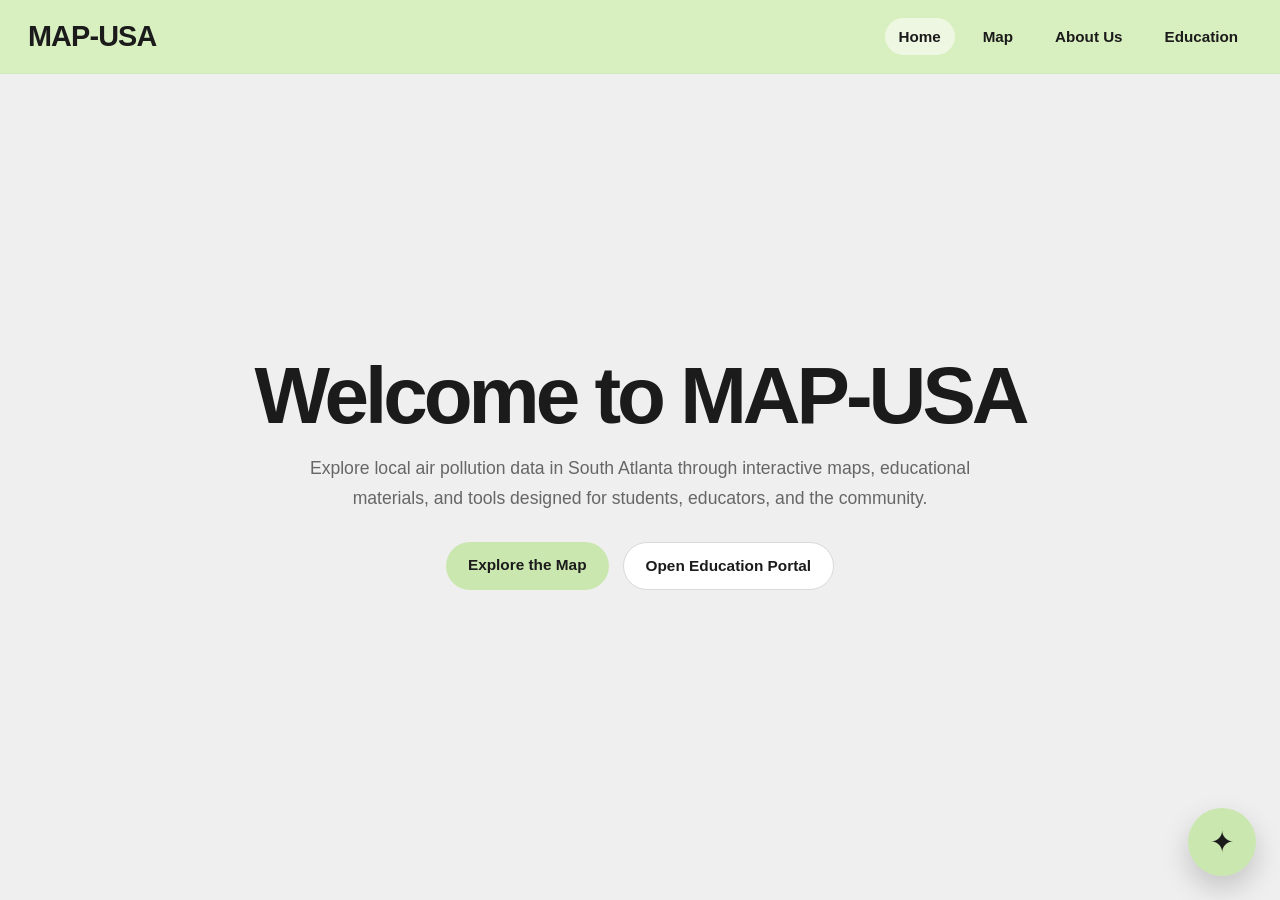
<file: public/index.html>
<!doctype html>
<html lang="en">
<head>
  <meta charset="utf-8" />
  <meta name="viewport" content="width=device-width, initial-scale=1" />
  <title>MAP-USA</title>
  <link rel="stylesheet" href="css/styles.css" />
  <link rel="icon" type="image/x-icon" href="/favicon.png">
</head>
<body>
  <nav>
    <div class="nav-inner">
      <a class="brand" href="index.html">MAP-USA</a>
      <div class="nav-links">
        <a class="active" href="index.html">Home</a>
        <a href="pages/data.html">Map</a>
        <a href="pages/about.html">About Us</a>
        <a href="pages/education.html">Education</a>
      </div>
    </div>
  </nav>

  <main class="container hero">
    <div class="hero-content">
      <h1>Welcome to MAP-USA</h1>
      <p>
        Explore local air pollution data in South Atlanta through interactive maps,
        educational materials, and tools designed for students, educators, and the community.
      </p>

      <div class="button-row">
        <a class="btn btn-primary" href="pages/data.html">Explore the Map</a>
        <a class="btn btn-secondary" href="pages/education.html">Open Education Portal</a>
      </div>
    </div>
  </main>

  <button id="chatbotToggle" class="chatbot-toggle" aria-label="Open AI Assistant">✦</button>

  <div id="chatbotPanel" class="chatbot-panel">
    <div class="chatbot-header">
      <h3>AI Assistant</h3>
      <button id="chatbotClose" class="chatbot-close" aria-label="Close chat">x</button>
    </div>

    <div class="chatbot-body">
      <div class="chat-msg bot">
        Hi! I'm the MAP-USA AI assistant. I can help explain pollution data, graphs, maps, and lesson content.
      </div>
      <div class="chat-msg bot">
        Try asking something like: “What does PM2.5 mean?” or “Why might pollution be higher near highways?”
      </div>
    </div>

    <div class="chatbot-input-wrap">
      <form class="chatbot-form">
        <input
          class="chatbot-input"
          type="text"
          placeholder="Ask a question..."
          aria-label="Ask the AI assistant a question"
        />
        <button class="chatbot-send" type="submit" aria-label="Send message">Send</button>
      </form>
    </div>
  </div>
  <script src="js/app.js"></script>
</body>
</html>
</file>
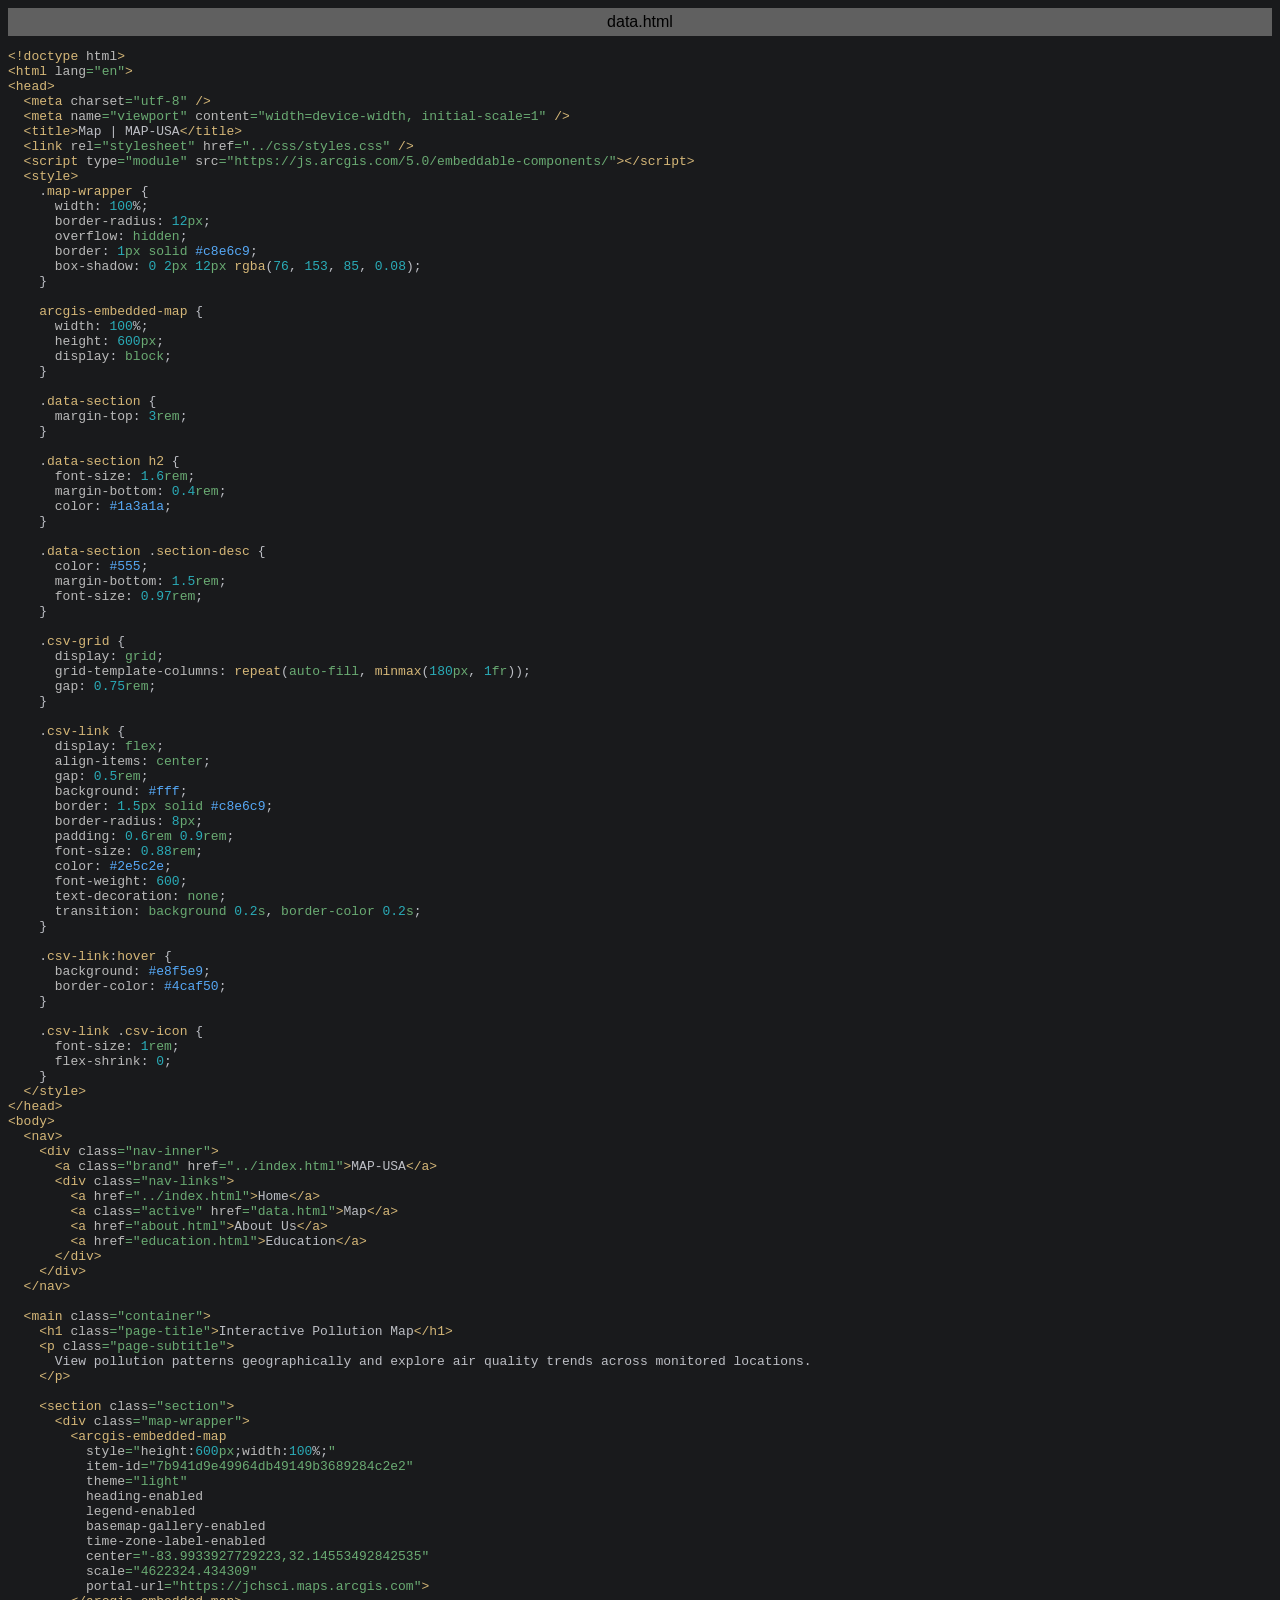
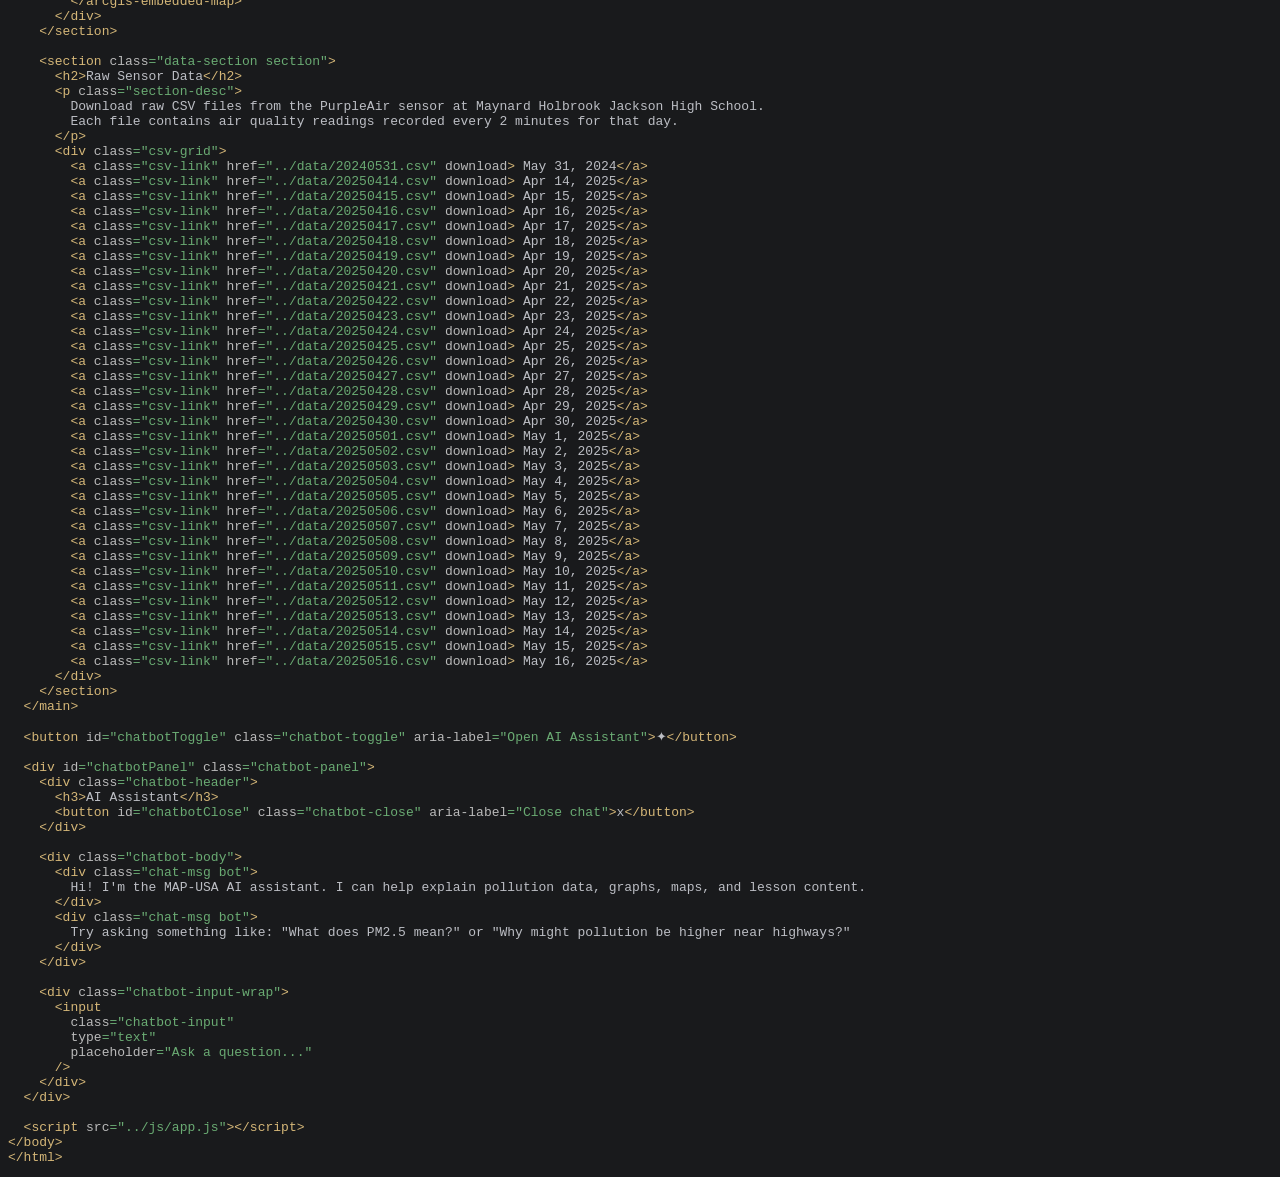
<file: exportToHTML/data.html.html>
<html>
<head>
<title>data.html</title>
<meta http-equiv="Content-Type" content="text/html; charset=utf-8">
<style type="text/css">
.s0 { color: #d5b778;}
.s1 { color: #bcbec4;}
.s2 { color: #bababa;}
.s3 { color: #6aab73;}
.s4 { color: #2aacb8;}
.s5 { color: #56a8f5;}
</style>
</head>
<body bgcolor="#191a1c">
<table CELLSPACING=0 CELLPADDING=5 COLS=1 WIDTH="100%" BGCOLOR="#606060" >
<tr><td><center>
<font face="Arial, Helvetica" color="#000000">
data.html</font>
</center></td></tr></table>
<pre><span class="s0">&lt;!doctype </span><span class="s2">html</span><span class="s0">&gt;</span>
<span class="s0">&lt;html </span><span class="s2">lang</span><span class="s3">=&quot;en&quot;</span><span class="s0">&gt;</span>
<span class="s0">&lt;head&gt;</span>
  <span class="s0">&lt;meta </span><span class="s2">charset</span><span class="s3">=&quot;utf-8&quot; </span><span class="s0">/&gt;</span>
  <span class="s0">&lt;meta </span><span class="s2">name</span><span class="s3">=&quot;viewport&quot; </span><span class="s2">content</span><span class="s3">=&quot;width=device-width, initial-scale=1&quot; </span><span class="s0">/&gt;</span>
  <span class="s0">&lt;title&gt;</span><span class="s1">Map | MAP-USA</span><span class="s0">&lt;/title&gt;</span>
  <span class="s0">&lt;link </span><span class="s2">rel</span><span class="s3">=&quot;stylesheet&quot; </span><span class="s2">href</span><span class="s3">=&quot;../css/styles.css&quot; </span><span class="s0">/&gt;</span>
  <span class="s0">&lt;script </span><span class="s2">type</span><span class="s3">=&quot;module&quot; </span><span class="s2">src</span><span class="s3">=&quot;https://js.arcgis.com/5.0/embeddable-components/&quot;</span><span class="s0">&gt;&lt;/script&gt;</span>
  <span class="s0">&lt;style&gt;</span>
    <span class="s1">.</span><span class="s0">map-wrapper </span><span class="s1">{</span>
      <span class="s2">width</span><span class="s1">: </span><span class="s4">100</span><span class="s1">%;</span>
      <span class="s2">border-radius</span><span class="s1">: </span><span class="s4">12</span><span class="s3">px</span><span class="s1">;</span>
      <span class="s2">overflow</span><span class="s1">: </span><span class="s3">hidden</span><span class="s1">;</span>
      <span class="s2">border</span><span class="s1">: </span><span class="s4">1</span><span class="s3">px solid </span><span class="s5">#c8e6c9</span><span class="s1">;</span>
      <span class="s2">box-shadow</span><span class="s1">: </span><span class="s4">0 2</span><span class="s3">px </span><span class="s4">12</span><span class="s3">px </span><span class="s0">rgba</span><span class="s1">(</span><span class="s4">76</span><span class="s1">, </span><span class="s4">153</span><span class="s1">, </span><span class="s4">85</span><span class="s1">, </span><span class="s4">0.08</span><span class="s1">);</span>
    <span class="s1">}</span>

    <span class="s0">arcgis-embedded-map </span><span class="s1">{</span>
      <span class="s2">width</span><span class="s1">: </span><span class="s4">100</span><span class="s1">%;</span>
      <span class="s2">height</span><span class="s1">: </span><span class="s4">600</span><span class="s3">px</span><span class="s1">;</span>
      <span class="s2">display</span><span class="s1">: </span><span class="s3">block</span><span class="s1">;</span>
    <span class="s1">}</span>

    <span class="s1">.</span><span class="s0">data-section </span><span class="s1">{</span>
      <span class="s2">margin-top</span><span class="s1">: </span><span class="s4">3</span><span class="s3">rem</span><span class="s1">;</span>
    <span class="s1">}</span>

    <span class="s1">.</span><span class="s0">data-section h2 </span><span class="s1">{</span>
      <span class="s2">font-size</span><span class="s1">: </span><span class="s4">1.6</span><span class="s3">rem</span><span class="s1">;</span>
      <span class="s2">margin-bottom</span><span class="s1">: </span><span class="s4">0.4</span><span class="s3">rem</span><span class="s1">;</span>
      <span class="s2">color</span><span class="s1">: </span><span class="s5">#1a3a1a</span><span class="s1">;</span>
    <span class="s1">}</span>

    <span class="s1">.</span><span class="s0">data-section </span><span class="s1">.</span><span class="s0">section-desc </span><span class="s1">{</span>
      <span class="s2">color</span><span class="s1">: </span><span class="s5">#555</span><span class="s1">;</span>
      <span class="s2">margin-bottom</span><span class="s1">: </span><span class="s4">1.5</span><span class="s3">rem</span><span class="s1">;</span>
      <span class="s2">font-size</span><span class="s1">: </span><span class="s4">0.97</span><span class="s3">rem</span><span class="s1">;</span>
    <span class="s1">}</span>

    <span class="s1">.</span><span class="s0">csv-grid </span><span class="s1">{</span>
      <span class="s2">display</span><span class="s1">: </span><span class="s3">grid</span><span class="s1">;</span>
      <span class="s2">grid-template-columns</span><span class="s1">: </span><span class="s0">repeat</span><span class="s1">(</span><span class="s3">auto-fill</span><span class="s1">, </span><span class="s0">minmax</span><span class="s1">(</span><span class="s4">180</span><span class="s3">px</span><span class="s1">, </span><span class="s4">1</span><span class="s3">fr</span><span class="s1">));</span>
      <span class="s2">gap</span><span class="s1">: </span><span class="s4">0.75</span><span class="s3">rem</span><span class="s1">;</span>
    <span class="s1">}</span>

    <span class="s1">.</span><span class="s0">csv-link </span><span class="s1">{</span>
      <span class="s2">display</span><span class="s1">: </span><span class="s3">flex</span><span class="s1">;</span>
      <span class="s2">align-items</span><span class="s1">: </span><span class="s3">center</span><span class="s1">;</span>
      <span class="s2">gap</span><span class="s1">: </span><span class="s4">0.5</span><span class="s3">rem</span><span class="s1">;</span>
      <span class="s2">background</span><span class="s1">: </span><span class="s5">#fff</span><span class="s1">;</span>
      <span class="s2">border</span><span class="s1">: </span><span class="s4">1.5</span><span class="s3">px solid </span><span class="s5">#c8e6c9</span><span class="s1">;</span>
      <span class="s2">border-radius</span><span class="s1">: </span><span class="s4">8</span><span class="s3">px</span><span class="s1">;</span>
      <span class="s2">padding</span><span class="s1">: </span><span class="s4">0.6</span><span class="s3">rem </span><span class="s4">0.9</span><span class="s3">rem</span><span class="s1">;</span>
      <span class="s2">font-size</span><span class="s1">: </span><span class="s4">0.88</span><span class="s3">rem</span><span class="s1">;</span>
      <span class="s2">color</span><span class="s1">: </span><span class="s5">#2e5c2e</span><span class="s1">;</span>
      <span class="s2">font-weight</span><span class="s1">: </span><span class="s4">600</span><span class="s1">;</span>
      <span class="s2">text-decoration</span><span class="s1">: </span><span class="s3">none</span><span class="s1">;</span>
      <span class="s2">transition</span><span class="s1">: </span><span class="s3">background </span><span class="s4">0.2</span><span class="s3">s</span><span class="s1">, </span><span class="s3">border-color </span><span class="s4">0.2</span><span class="s3">s</span><span class="s1">;</span>
    <span class="s1">}</span>

    <span class="s1">.</span><span class="s0">csv-link</span><span class="s1">:</span><span class="s0">hover </span><span class="s1">{</span>
      <span class="s2">background</span><span class="s1">: </span><span class="s5">#e8f5e9</span><span class="s1">;</span>
      <span class="s2">border-color</span><span class="s1">: </span><span class="s5">#4caf50</span><span class="s1">;</span>
    <span class="s1">}</span>

    <span class="s1">.</span><span class="s0">csv-link </span><span class="s1">.</span><span class="s0">csv-icon </span><span class="s1">{</span>
      <span class="s2">font-size</span><span class="s1">: </span><span class="s4">1</span><span class="s3">rem</span><span class="s1">;</span>
      <span class="s2">flex-shrink</span><span class="s1">: </span><span class="s4">0</span><span class="s1">;</span>
    <span class="s1">}</span>
  <span class="s0">&lt;/style&gt;</span>
<span class="s0">&lt;/head&gt;</span>
<span class="s0">&lt;body&gt;</span>
  <span class="s0">&lt;nav&gt;</span>
    <span class="s0">&lt;div </span><span class="s2">class</span><span class="s3">=&quot;nav-inner&quot;</span><span class="s0">&gt;</span>
      <span class="s0">&lt;a </span><span class="s2">class</span><span class="s3">=&quot;brand&quot; </span><span class="s2">href</span><span class="s3">=&quot;../index.html&quot;</span><span class="s0">&gt;</span><span class="s1">MAP-USA</span><span class="s0">&lt;/a&gt;</span>
      <span class="s0">&lt;div </span><span class="s2">class</span><span class="s3">=&quot;nav-links&quot;</span><span class="s0">&gt;</span>
        <span class="s0">&lt;a </span><span class="s2">href</span><span class="s3">=&quot;../index.html&quot;</span><span class="s0">&gt;</span><span class="s1">Home</span><span class="s0">&lt;/a&gt;</span>
        <span class="s0">&lt;a </span><span class="s2">class</span><span class="s3">=&quot;active&quot; </span><span class="s2">href</span><span class="s3">=&quot;data.html&quot;</span><span class="s0">&gt;</span><span class="s1">Map</span><span class="s0">&lt;/a&gt;</span>
        <span class="s0">&lt;a </span><span class="s2">href</span><span class="s3">=&quot;about.html&quot;</span><span class="s0">&gt;</span><span class="s1">About Us</span><span class="s0">&lt;/a&gt;</span>
        <span class="s0">&lt;a </span><span class="s2">href</span><span class="s3">=&quot;education.html&quot;</span><span class="s0">&gt;</span><span class="s1">Education</span><span class="s0">&lt;/a&gt;</span>
      <span class="s0">&lt;/div&gt;</span>
    <span class="s0">&lt;/div&gt;</span>
  <span class="s0">&lt;/nav&gt;</span>

  <span class="s0">&lt;main </span><span class="s2">class</span><span class="s3">=&quot;container&quot;</span><span class="s0">&gt;</span>
    <span class="s0">&lt;h1 </span><span class="s2">class</span><span class="s3">=&quot;page-title&quot;</span><span class="s0">&gt;</span><span class="s1">Interactive Pollution Map</span><span class="s0">&lt;/h1&gt;</span>
    <span class="s0">&lt;p </span><span class="s2">class</span><span class="s3">=&quot;page-subtitle&quot;</span><span class="s0">&gt;</span>
      <span class="s1">View pollution patterns geographically and explore air quality trends across monitored locations.</span>
    <span class="s0">&lt;/p&gt;</span>

    <span class="s0">&lt;section </span><span class="s2">class</span><span class="s3">=&quot;section&quot;</span><span class="s0">&gt;</span>
      <span class="s0">&lt;div </span><span class="s2">class</span><span class="s3">=&quot;map-wrapper&quot;</span><span class="s0">&gt;</span>
        <span class="s0">&lt;arcgis-embedded-map</span>
          <span class="s2">style</span><span class="s3">=&quot;</span><span class="s2">height</span><span class="s1">:</span><span class="s4">600</span><span class="s3">px</span><span class="s1">;</span><span class="s2">width</span><span class="s1">:</span><span class="s4">100</span><span class="s1">%;</span><span class="s3">&quot;</span>
          <span class="s2">item-id</span><span class="s3">=&quot;7b941d9e49964db49149b3689284c2e2&quot;</span>
          <span class="s2">theme</span><span class="s3">=&quot;light&quot;</span>
          <span class="s2">heading-enabled</span>
          <span class="s2">legend-enabled</span>
          <span class="s2">basemap-gallery-enabled</span>
          <span class="s2">time-zone-label-enabled</span>
          <span class="s2">center</span><span class="s3">=&quot;-83.9933927729223,32.14553492842535&quot;</span>
          <span class="s2">scale</span><span class="s3">=&quot;4622324.434309&quot;</span>
          <span class="s2">portal-url</span><span class="s3">=&quot;https://jchsci.maps.arcgis.com&quot;</span><span class="s0">&gt;</span>
        <span class="s0">&lt;/arcgis-embedded-map&gt;</span>
      <span class="s0">&lt;/div&gt;</span>
    <span class="s0">&lt;/section&gt;</span>

    <span class="s0">&lt;section </span><span class="s2">class</span><span class="s3">=&quot;data-section section&quot;</span><span class="s0">&gt;</span>
      <span class="s0">&lt;h2&gt;</span><span class="s1">Raw Sensor Data</span><span class="s0">&lt;/h2&gt;</span>
      <span class="s0">&lt;p </span><span class="s2">class</span><span class="s3">=&quot;section-desc&quot;</span><span class="s0">&gt;</span>
        <span class="s1">Download raw CSV files from the PurpleAir sensor at Maynard Holbrook Jackson High School.</span>
        <span class="s1">Each file contains air quality readings recorded every 2 minutes for that day.</span>
      <span class="s0">&lt;/p&gt;</span>
      <span class="s0">&lt;div </span><span class="s2">class</span><span class="s3">=&quot;csv-grid&quot;</span><span class="s0">&gt;</span>
        <span class="s0">&lt;a </span><span class="s2">class</span><span class="s3">=&quot;csv-link&quot; </span><span class="s2">href</span><span class="s3">=&quot;../data/20240531.csv&quot; </span><span class="s2">download</span><span class="s0">&gt; </span><span class="s1">May 31, 2024</span><span class="s0">&lt;/a&gt;</span>
        <span class="s0">&lt;a </span><span class="s2">class</span><span class="s3">=&quot;csv-link&quot; </span><span class="s2">href</span><span class="s3">=&quot;../data/20250414.csv&quot; </span><span class="s2">download</span><span class="s0">&gt; </span><span class="s1">Apr 14, 2025</span><span class="s0">&lt;/a&gt;</span>
        <span class="s0">&lt;a </span><span class="s2">class</span><span class="s3">=&quot;csv-link&quot; </span><span class="s2">href</span><span class="s3">=&quot;../data/20250415.csv&quot; </span><span class="s2">download</span><span class="s0">&gt; </span><span class="s1">Apr 15, 2025</span><span class="s0">&lt;/a&gt;</span>
        <span class="s0">&lt;a </span><span class="s2">class</span><span class="s3">=&quot;csv-link&quot; </span><span class="s2">href</span><span class="s3">=&quot;../data/20250416.csv&quot; </span><span class="s2">download</span><span class="s0">&gt; </span><span class="s1">Apr 16, 2025</span><span class="s0">&lt;/a&gt;</span>
        <span class="s0">&lt;a </span><span class="s2">class</span><span class="s3">=&quot;csv-link&quot; </span><span class="s2">href</span><span class="s3">=&quot;../data/20250417.csv&quot; </span><span class="s2">download</span><span class="s0">&gt; </span><span class="s1">Apr 17, 2025</span><span class="s0">&lt;/a&gt;</span>
        <span class="s0">&lt;a </span><span class="s2">class</span><span class="s3">=&quot;csv-link&quot; </span><span class="s2">href</span><span class="s3">=&quot;../data/20250418.csv&quot; </span><span class="s2">download</span><span class="s0">&gt; </span><span class="s1">Apr 18, 2025</span><span class="s0">&lt;/a&gt;</span>
        <span class="s0">&lt;a </span><span class="s2">class</span><span class="s3">=&quot;csv-link&quot; </span><span class="s2">href</span><span class="s3">=&quot;../data/20250419.csv&quot; </span><span class="s2">download</span><span class="s0">&gt; </span><span class="s1">Apr 19, 2025</span><span class="s0">&lt;/a&gt;</span>
        <span class="s0">&lt;a </span><span class="s2">class</span><span class="s3">=&quot;csv-link&quot; </span><span class="s2">href</span><span class="s3">=&quot;../data/20250420.csv&quot; </span><span class="s2">download</span><span class="s0">&gt; </span><span class="s1">Apr 20, 2025</span><span class="s0">&lt;/a&gt;</span>
        <span class="s0">&lt;a </span><span class="s2">class</span><span class="s3">=&quot;csv-link&quot; </span><span class="s2">href</span><span class="s3">=&quot;../data/20250421.csv&quot; </span><span class="s2">download</span><span class="s0">&gt; </span><span class="s1">Apr 21, 2025</span><span class="s0">&lt;/a&gt;</span>
        <span class="s0">&lt;a </span><span class="s2">class</span><span class="s3">=&quot;csv-link&quot; </span><span class="s2">href</span><span class="s3">=&quot;../data/20250422.csv&quot; </span><span class="s2">download</span><span class="s0">&gt; </span><span class="s1">Apr 22, 2025</span><span class="s0">&lt;/a&gt;</span>
        <span class="s0">&lt;a </span><span class="s2">class</span><span class="s3">=&quot;csv-link&quot; </span><span class="s2">href</span><span class="s3">=&quot;../data/20250423.csv&quot; </span><span class="s2">download</span><span class="s0">&gt; </span><span class="s1">Apr 23, 2025</span><span class="s0">&lt;/a&gt;</span>
        <span class="s0">&lt;a </span><span class="s2">class</span><span class="s3">=&quot;csv-link&quot; </span><span class="s2">href</span><span class="s3">=&quot;../data/20250424.csv&quot; </span><span class="s2">download</span><span class="s0">&gt; </span><span class="s1">Apr 24, 2025</span><span class="s0">&lt;/a&gt;</span>
        <span class="s0">&lt;a </span><span class="s2">class</span><span class="s3">=&quot;csv-link&quot; </span><span class="s2">href</span><span class="s3">=&quot;../data/20250425.csv&quot; </span><span class="s2">download</span><span class="s0">&gt; </span><span class="s1">Apr 25, 2025</span><span class="s0">&lt;/a&gt;</span>
        <span class="s0">&lt;a </span><span class="s2">class</span><span class="s3">=&quot;csv-link&quot; </span><span class="s2">href</span><span class="s3">=&quot;../data/20250426.csv&quot; </span><span class="s2">download</span><span class="s0">&gt; </span><span class="s1">Apr 26, 2025</span><span class="s0">&lt;/a&gt;</span>
        <span class="s0">&lt;a </span><span class="s2">class</span><span class="s3">=&quot;csv-link&quot; </span><span class="s2">href</span><span class="s3">=&quot;../data/20250427.csv&quot; </span><span class="s2">download</span><span class="s0">&gt; </span><span class="s1">Apr 27, 2025</span><span class="s0">&lt;/a&gt;</span>
        <span class="s0">&lt;a </span><span class="s2">class</span><span class="s3">=&quot;csv-link&quot; </span><span class="s2">href</span><span class="s3">=&quot;../data/20250428.csv&quot; </span><span class="s2">download</span><span class="s0">&gt; </span><span class="s1">Apr 28, 2025</span><span class="s0">&lt;/a&gt;</span>
        <span class="s0">&lt;a </span><span class="s2">class</span><span class="s3">=&quot;csv-link&quot; </span><span class="s2">href</span><span class="s3">=&quot;../data/20250429.csv&quot; </span><span class="s2">download</span><span class="s0">&gt; </span><span class="s1">Apr 29, 2025</span><span class="s0">&lt;/a&gt;</span>
        <span class="s0">&lt;a </span><span class="s2">class</span><span class="s3">=&quot;csv-link&quot; </span><span class="s2">href</span><span class="s3">=&quot;../data/20250430.csv&quot; </span><span class="s2">download</span><span class="s0">&gt; </span><span class="s1">Apr 30, 2025</span><span class="s0">&lt;/a&gt;</span>
        <span class="s0">&lt;a </span><span class="s2">class</span><span class="s3">=&quot;csv-link&quot; </span><span class="s2">href</span><span class="s3">=&quot;../data/20250501.csv&quot; </span><span class="s2">download</span><span class="s0">&gt; </span><span class="s1">May 1, 2025</span><span class="s0">&lt;/a&gt;</span>
        <span class="s0">&lt;a </span><span class="s2">class</span><span class="s3">=&quot;csv-link&quot; </span><span class="s2">href</span><span class="s3">=&quot;../data/20250502.csv&quot; </span><span class="s2">download</span><span class="s0">&gt; </span><span class="s1">May 2, 2025</span><span class="s0">&lt;/a&gt;</span>
        <span class="s0">&lt;a </span><span class="s2">class</span><span class="s3">=&quot;csv-link&quot; </span><span class="s2">href</span><span class="s3">=&quot;../data/20250503.csv&quot; </span><span class="s2">download</span><span class="s0">&gt; </span><span class="s1">May 3, 2025</span><span class="s0">&lt;/a&gt;</span>
        <span class="s0">&lt;a </span><span class="s2">class</span><span class="s3">=&quot;csv-link&quot; </span><span class="s2">href</span><span class="s3">=&quot;../data/20250504.csv&quot; </span><span class="s2">download</span><span class="s0">&gt; </span><span class="s1">May 4, 2025</span><span class="s0">&lt;/a&gt;</span>
        <span class="s0">&lt;a </span><span class="s2">class</span><span class="s3">=&quot;csv-link&quot; </span><span class="s2">href</span><span class="s3">=&quot;../data/20250505.csv&quot; </span><span class="s2">download</span><span class="s0">&gt; </span><span class="s1">May 5, 2025</span><span class="s0">&lt;/a&gt;</span>
        <span class="s0">&lt;a </span><span class="s2">class</span><span class="s3">=&quot;csv-link&quot; </span><span class="s2">href</span><span class="s3">=&quot;../data/20250506.csv&quot; </span><span class="s2">download</span><span class="s0">&gt; </span><span class="s1">May 6, 2025</span><span class="s0">&lt;/a&gt;</span>
        <span class="s0">&lt;a </span><span class="s2">class</span><span class="s3">=&quot;csv-link&quot; </span><span class="s2">href</span><span class="s3">=&quot;../data/20250507.csv&quot; </span><span class="s2">download</span><span class="s0">&gt; </span><span class="s1">May 7, 2025</span><span class="s0">&lt;/a&gt;</span>
        <span class="s0">&lt;a </span><span class="s2">class</span><span class="s3">=&quot;csv-link&quot; </span><span class="s2">href</span><span class="s3">=&quot;../data/20250508.csv&quot; </span><span class="s2">download</span><span class="s0">&gt; </span><span class="s1">May 8, 2025</span><span class="s0">&lt;/a&gt;</span>
        <span class="s0">&lt;a </span><span class="s2">class</span><span class="s3">=&quot;csv-link&quot; </span><span class="s2">href</span><span class="s3">=&quot;../data/20250509.csv&quot; </span><span class="s2">download</span><span class="s0">&gt; </span><span class="s1">May 9, 2025</span><span class="s0">&lt;/a&gt;</span>
        <span class="s0">&lt;a </span><span class="s2">class</span><span class="s3">=&quot;csv-link&quot; </span><span class="s2">href</span><span class="s3">=&quot;../data/20250510.csv&quot; </span><span class="s2">download</span><span class="s0">&gt; </span><span class="s1">May 10, 2025</span><span class="s0">&lt;/a&gt;</span>
        <span class="s0">&lt;a </span><span class="s2">class</span><span class="s3">=&quot;csv-link&quot; </span><span class="s2">href</span><span class="s3">=&quot;../data/20250511.csv&quot; </span><span class="s2">download</span><span class="s0">&gt; </span><span class="s1">May 11, 2025</span><span class="s0">&lt;/a&gt;</span>
        <span class="s0">&lt;a </span><span class="s2">class</span><span class="s3">=&quot;csv-link&quot; </span><span class="s2">href</span><span class="s3">=&quot;../data/20250512.csv&quot; </span><span class="s2">download</span><span class="s0">&gt; </span><span class="s1">May 12, 2025</span><span class="s0">&lt;/a&gt;</span>
        <span class="s0">&lt;a </span><span class="s2">class</span><span class="s3">=&quot;csv-link&quot; </span><span class="s2">href</span><span class="s3">=&quot;../data/20250513.csv&quot; </span><span class="s2">download</span><span class="s0">&gt; </span><span class="s1">May 13, 2025</span><span class="s0">&lt;/a&gt;</span>
        <span class="s0">&lt;a </span><span class="s2">class</span><span class="s3">=&quot;csv-link&quot; </span><span class="s2">href</span><span class="s3">=&quot;../data/20250514.csv&quot; </span><span class="s2">download</span><span class="s0">&gt; </span><span class="s1">May 14, 2025</span><span class="s0">&lt;/a&gt;</span>
        <span class="s0">&lt;a </span><span class="s2">class</span><span class="s3">=&quot;csv-link&quot; </span><span class="s2">href</span><span class="s3">=&quot;../data/20250515.csv&quot; </span><span class="s2">download</span><span class="s0">&gt; </span><span class="s1">May 15, 2025</span><span class="s0">&lt;/a&gt;</span>
        <span class="s0">&lt;a </span><span class="s2">class</span><span class="s3">=&quot;csv-link&quot; </span><span class="s2">href</span><span class="s3">=&quot;../data/20250516.csv&quot; </span><span class="s2">download</span><span class="s0">&gt; </span><span class="s1">May 16, 2025</span><span class="s0">&lt;/a&gt;</span>
      <span class="s0">&lt;/div&gt;</span>
    <span class="s0">&lt;/section&gt;</span>
  <span class="s0">&lt;/main&gt;</span>

  <span class="s0">&lt;button </span><span class="s2">id</span><span class="s3">=&quot;chatbotToggle&quot; </span><span class="s2">class</span><span class="s3">=&quot;chatbot-toggle&quot; </span><span class="s2">aria-label</span><span class="s3">=&quot;Open AI Assistant&quot;</span><span class="s0">&gt;</span><span class="s1">✦</span><span class="s0">&lt;/button&gt;</span>

  <span class="s0">&lt;div </span><span class="s2">id</span><span class="s3">=&quot;chatbotPanel&quot; </span><span class="s2">class</span><span class="s3">=&quot;chatbot-panel&quot;</span><span class="s0">&gt;</span>
    <span class="s0">&lt;div </span><span class="s2">class</span><span class="s3">=&quot;chatbot-header&quot;</span><span class="s0">&gt;</span>
      <span class="s0">&lt;h3&gt;</span><span class="s1">AI Assistant</span><span class="s0">&lt;/h3&gt;</span>
      <span class="s0">&lt;button </span><span class="s2">id</span><span class="s3">=&quot;chatbotClose&quot; </span><span class="s2">class</span><span class="s3">=&quot;chatbot-close&quot; </span><span class="s2">aria-label</span><span class="s3">=&quot;Close chat&quot;</span><span class="s0">&gt;</span><span class="s1">x</span><span class="s0">&lt;/button&gt;</span>
    <span class="s0">&lt;/div&gt;</span>

    <span class="s0">&lt;div </span><span class="s2">class</span><span class="s3">=&quot;chatbot-body&quot;</span><span class="s0">&gt;</span>
      <span class="s0">&lt;div </span><span class="s2">class</span><span class="s3">=&quot;chat-msg bot&quot;</span><span class="s0">&gt;</span>
        <span class="s1">Hi! I'm the MAP-USA AI assistant. I can help explain pollution data, graphs, maps, and lesson content.</span>
      <span class="s0">&lt;/div&gt;</span>
      <span class="s0">&lt;div </span><span class="s2">class</span><span class="s3">=&quot;chat-msg bot&quot;</span><span class="s0">&gt;</span>
        <span class="s1">Try asking something like: &quot;What does PM2.5 mean?&quot; or &quot;Why might pollution be higher near highways?&quot;</span>
      <span class="s0">&lt;/div&gt;</span>
    <span class="s0">&lt;/div&gt;</span>

    <span class="s0">&lt;div </span><span class="s2">class</span><span class="s3">=&quot;chatbot-input-wrap&quot;</span><span class="s0">&gt;</span>
      <span class="s0">&lt;input</span>
        <span class="s2">class</span><span class="s3">=&quot;chatbot-input&quot;</span>
        <span class="s2">type</span><span class="s3">=&quot;text&quot;</span>
        <span class="s2">placeholder</span><span class="s3">=&quot;Ask a question...&quot;</span>
      <span class="s0">/&gt;</span>
    <span class="s0">&lt;/div&gt;</span>
  <span class="s0">&lt;/div&gt;</span>

  <span class="s0">&lt;script </span><span class="s2">src</span><span class="s3">=&quot;../js/app.js&quot;</span><span class="s0">&gt;&lt;/script&gt;</span>
<span class="s0">&lt;/body&gt;</span>
<span class="s0">&lt;/html&gt;</span></pre>
</body>
</html>
</file>
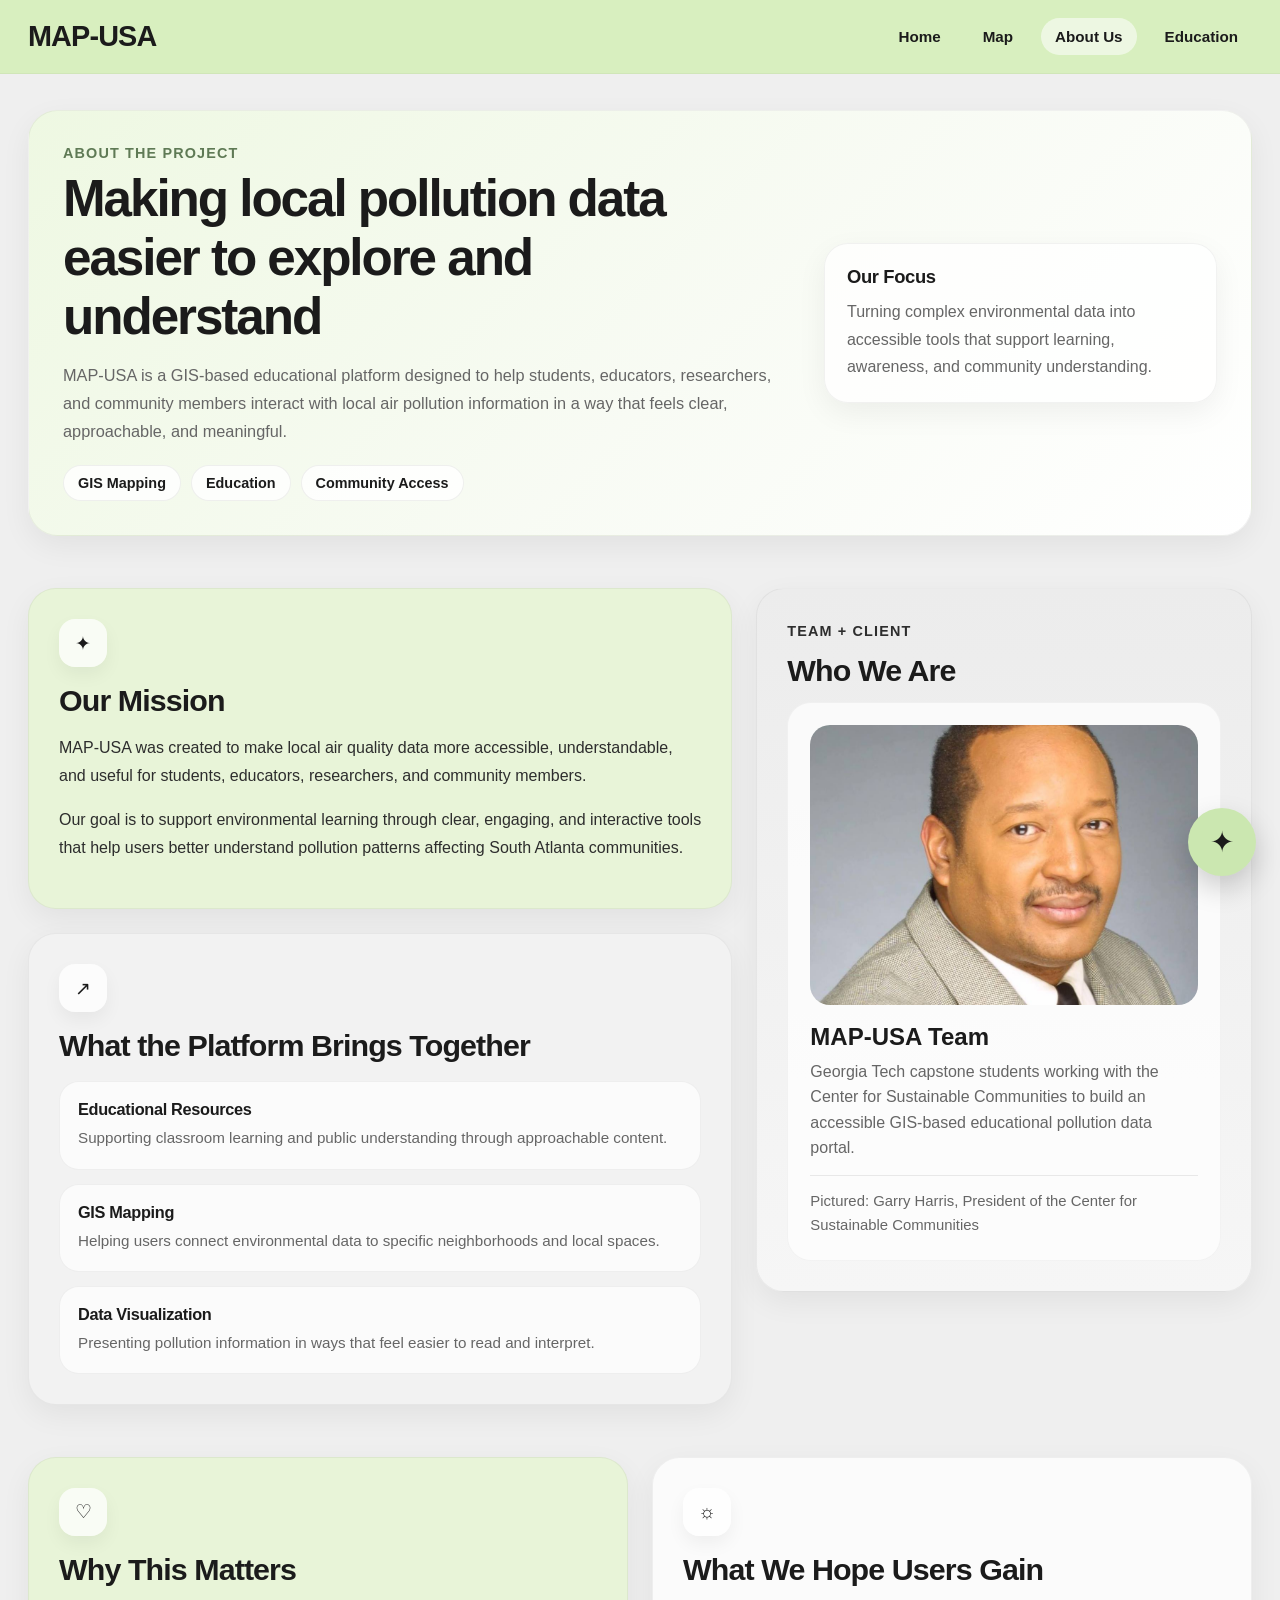
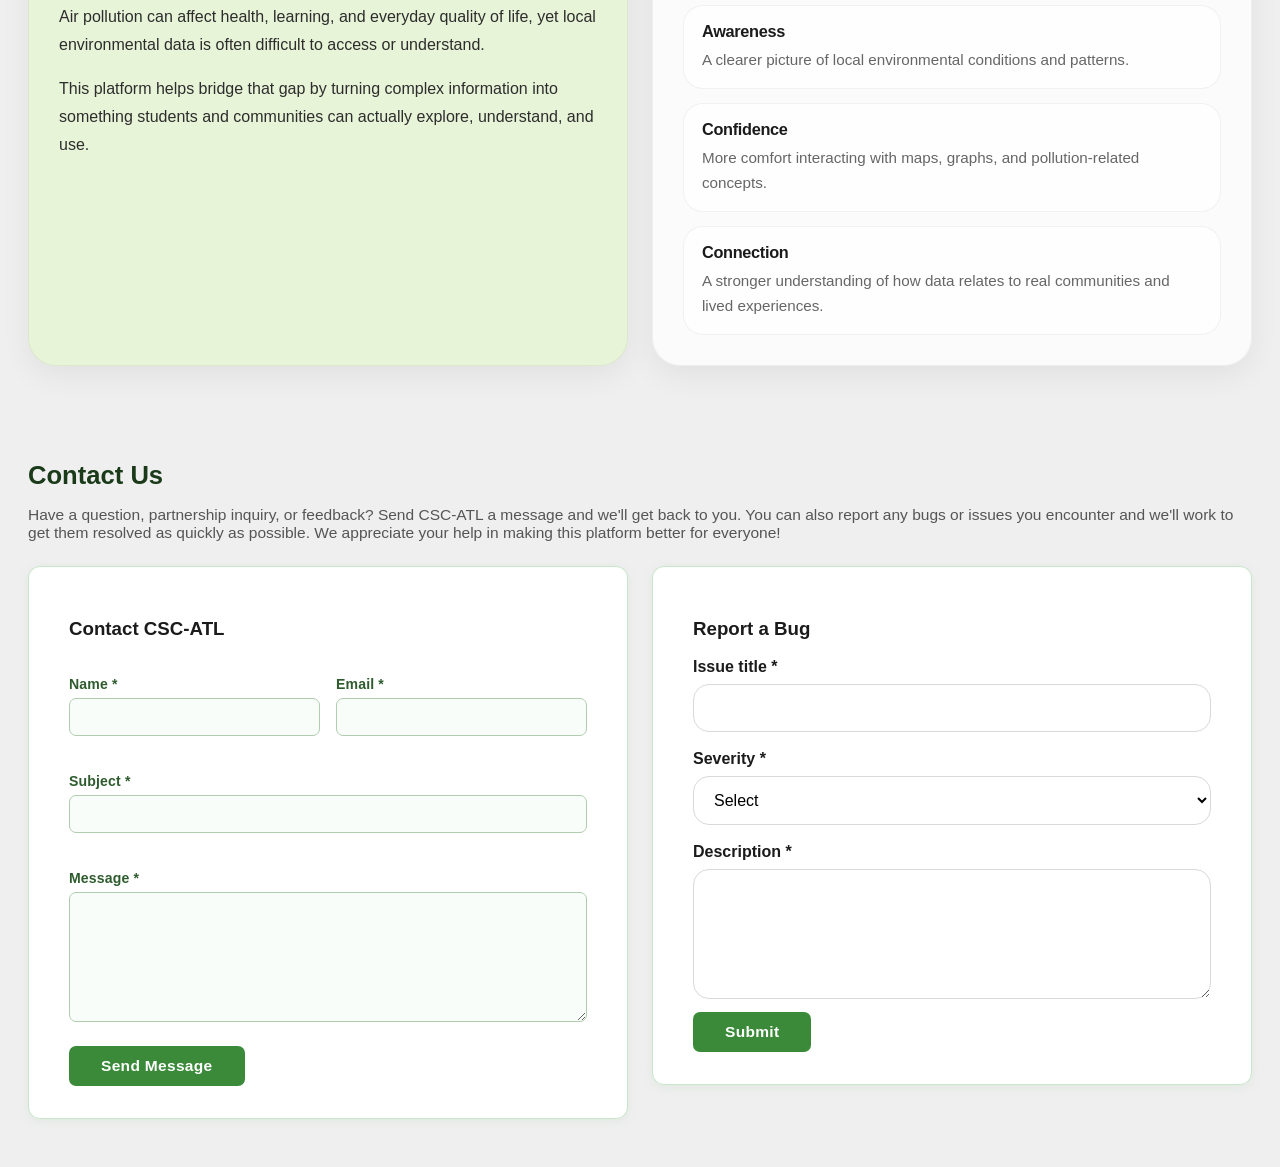
<file: public/pages/about.html>
<!doctype html>
<html lang="en">
<head>
  <meta charset="utf-8" />
  <meta name="viewport" content="width=device-width, initial-scale=1" />
  <title>About Us | MAP-USA</title>
  <link rel="stylesheet" href="../css/styles.css" />
  <link rel="icon" type="image/x-icon" href="/favicon.png">
  <style>
    .contact-section {
      margin-top: 3rem;
    }

    .contact-section h2 {
      font-size: 1.6rem;
      margin-bottom: 0.4rem;
      color: #1a3a1a;
    }

    .contact-section .section-desc {
      color: #555;
      margin-bottom: 1.5rem;
      font-size: 0.97rem;
    }

    .contact-form-card {
      background: #fff;
      border: 1px solid #c8e6c9;
      border-radius: 12px;
      padding: 2rem 2.5rem;
      max-width: 680px;
      box-shadow: 0 2px 12px rgba(76, 153, 85, 0.08);
    }

    .contact-bug-grid {
      display: grid;
      grid-template-columns: 1fr 1fr;
      gap: 24px;
      align-items: start;
    }

    @media (max-width: 900px) {
      .contact-bug-grid {
        grid-template-columns: 1fr;
      }
    }

    .contact-form-card {
      background: #fff;
      border: 1px solid #c8e6c9;
      border-radius: 12px;
      padding: 2rem 2.5rem;
      box-shadow: 0 2px 12px rgba(76, 153, 85, 0.08);
    }

    .form-row {
      display: grid;
      grid-template-columns: 1fr 1fr;
      gap: 1rem;
    }

    .form-group {
      display: flex;
      flex-direction: column;
      margin-bottom: 1.2rem;
    }

    .form-group.full-width {
      grid-column: 1 / -1;
    }

    .form-group label {
      font-size: 0.88rem;
      font-weight: 600;
      color: #2e5c2e;
      margin-bottom: 0.35rem;
      letter-spacing: 0.01em;
    }

    .form-group label .required {
      color: #c0392b;
      margin-left: 2px;
    }

    .form-group input,
    .form-group select,
    .form-group textarea {
      border: 1.5px solid #b0cdb0;
      border-radius: 7px;
      padding: 0.6rem 0.85rem;
      font-size: 0.95rem;
      color: #222;
      background: #f9fdf9;
      transition: border-color 0.2s, box-shadow 0.2s;
      font-family: inherit;
      outline: none;
    }

    .form-group input:focus,
    .form-group select:focus,
    .form-group textarea:focus {
      border-color: #4caf50;
      box-shadow: 0 0 0 3px rgba(76, 175, 80, 0.13);
      background: #fff;
    }

    .form-group input.error,
    .form-group select.error,
    .form-group textarea.error {
      border-color: #e74c3c;
      box-shadow: 0 0 0 3px rgba(231, 76, 60, 0.1);
    }

    .form-group .field-error {
      color: #c0392b;
      font-size: 0.8rem;
      margin-top: 0.25rem;
      display: none;
    }

    .form-group .field-error.visible {
      display: block;
    }

    .form-group textarea {
      resize: vertical;
      min-height: 130px;
    }

    .submit-btn {
      background: #3a8a3a;
      color: #fff;
      border: none;
      border-radius: 7px;
      padding: 0.7rem 2rem;
      font-size: 0.97rem;
      font-weight: 600;
      cursor: pointer;
      letter-spacing: 0.02em;
      transition: background 0.2s, transform 0.1s;
      margin-top: 0.3rem;
    }

    .submit-btn:hover {
      background: #2e7230;
    }

    .submit-btn:active {
      transform: scale(0.98);
    }

    .submit-btn:disabled {
      background: #a5c8a5;
      cursor: not-allowed;
    }

    #confirmationMsg {
      display: none;
      align-items: flex-start;
      gap: 0.9rem;
      background: #e8f5e9;
      border: 1.5px solid #66bb6a;
      border-radius: 10px;
      padding: 1.2rem 1.5rem;
      margin-top: 1.5rem;
      max-width: 680px;
      animation: fadeIn 0.4s ease;
    }

    #confirmationMsg.show {
      display: flex;
    }

    #confirmationMsg .confirm-text strong {
      display: block;
      color: #1b5e20;
      font-size: 1rem;
      margin-bottom: 0.2rem;
    }

    #confirmationMsg .confirm-text span {
      color: #2e7d32;
      font-size: 0.9rem;
    }

    @keyframes fadeIn {
      from { opacity: 0; transform: translateY(6px); }
      to   { opacity: 1; transform: translateY(0); }
    }

    @media (max-width: 580px) {
      .form-row {
        grid-template-columns: 1fr;
      }
      .contact-form-card {
        padding: 1.4rem 1.2rem;
      }
    }
  </style>
</head>
<body>
  <nav>
    <div class="nav-inner">
      <a class="brand" href="../index.html">MAP-USA</a>
      <div class="nav-links">
        <a href="../index.html">Home</a>
        <a href="data.html">Map</a>
        <a class="active" href="about.html">About Us</a>
        <a href="education.html">Education</a>
      </div>
    </div>
  </nav>

  <main class="container about-page">
    <section class="about-hero card">
      <div class="about-hero-text">
        <p class="eyebrow">About the Project</p>
        <h1 class="page-title">Making local pollution data easier to explore and understand</h1>
        <p class="page-subtitle">
          MAP-USA is a GIS-based educational platform designed to help students, educators, researchers,
          and community members interact with local air pollution information in a way that feels clear,
          approachable, and meaningful.
        </p>

        <div class="about-tag-row">
          <span class="about-tag">GIS Mapping</span>
          <span class="about-tag">Education</span>
          <span class="about-tag">Community Access</span>
        </div>
      </div>

      <div class="about-hero-side">
        <div class="about-mini-card">
          <h3>Our Focus</h3>
          <p>
            Turning complex environmental data into accessible tools that support learning,
            awareness, and community understanding.
          </p>
        </div>
      </div>
    </section>

    <section class="about-main-grid section">
      <div class="about-left-col">
        <article class="card about-feature green-soft">
          <div class="section-icon">✦</div>
          <h2>Our Mission</h2>
          <p>
            MAP-USA was created to make local air quality data more accessible, understandable, and useful
            for students, educators, researchers, and community members.
          </p>
          <p>
            Our goal is to support environmental learning through clear, engaging, and interactive tools that
            help users better understand pollution patterns affecting South Atlanta communities.
          </p>
        </article>

        <article class="card about-feature neutral-soft">
          <div class="section-icon">↗</div>
          <h2>What the Platform Brings Together</h2>
          <div class="about-points">
            <div class="about-point">
              <h3>Educational Resources</h3>
              <p>Supporting classroom learning and public understanding through approachable content.</p>
            </div>
            <div class="about-point">
              <h3>GIS Mapping</h3>
              <p>Helping users connect environmental data to specific neighborhoods and local spaces.</p>
            </div>
            <div class="about-point">
              <h3>Data Visualization</h3>
              <p>Presenting pollution information in ways that feel easier to read and interpret.</p>
            </div>
          </div>
        </article>
      </div>

      <aside class="card about-profile-panel">
        <p class="eyebrow">Team + Client</p>
        <h2>Who We Are</h2>

        <div class="profile-card about-profile-card">
          <div class="profile-photo large-photo">
            <img src="../assets/client.jpg" alt="Client Image" />
          </div>
          <div class="profile-name">MAP-USA Team</div>
          <div class="profile-role">
            Georgia Tech capstone students working with the Center for Sustainable Communities to build an
            accessible GIS-based educational pollution data portal.
          </div>
          <div class="profile-caption">
            Pictured: Garry Harris, President of the Center for Sustainable Communities
          </div>
        </div>
      </aside>
    </section>

    <section class="about-bottom-grid section">
      <article class="card about-bottom-card green-soft">
        <div class="section-icon">♡</div>
        <h2>Why This Matters</h2>
        <p>
          Air pollution can affect health, learning, and everyday quality of life, yet local environmental
          data is often difficult to access or understand.
        </p>
        <p>
          This platform helps bridge that gap by turning complex information into something students and
          communities can actually explore, understand, and use.
        </p>
      </article>

      <article class="card about-bottom-card light-card">
        <div class="section-icon">☼</div>
        <h2>What We Hope Users Gain</h2>
        <div class="about-points compact">
          <div class="about-point">
            <h3>Awareness</h3>
            <p>A clearer picture of local environmental conditions and patterns.</p>
          </div>
          <div class="about-point">
            <h3>Confidence</h3>
            <p>More comfort interacting with maps, graphs, and pollution-related concepts.</p>
          </div>
          <div class="about-point">
            <h3>Connection</h3>
            <p>A stronger understanding of how data relates to real communities and lived experiences.</p>
          </div>
        </div>
      </article>
    </section>

    <section class="contact-section section">
      <h2>Contact Us</h2>
      <p class="section-desc">
        Have a question, partnership inquiry, or feedback? Send CSC-ATL a message and we'll get back to you. You can also report any bugs or issues you encounter and we'll work to get them resolved as quickly as possible. We appreciate your help in making this platform better for everyone!
      </p>

      <div class="contact-bug-grid">

        <div class="contact-form-card">
          <h3>Contact CSC-ATL</h3>
          <form id="contactForm" novalidate>

            <div class="form-row">
              <div class="form-group">
                <label>Name *</label>
                <input type="text" id="contactName" />
                <span class="field-error" id="nameError">Enter name</span>
              </div>

              <div class="form-group">
                <label>Email *</label>
                <input type="email" id="contactEmail" />
                <span class="field-error" id="emailError">Invalid email</span>
              </div>
            </div>

            <div class="form-group">
              <label>Subject *</label>
              <input type="text" id="contactSubject" />
              <span class="field-error" id="subjectError">Enter subject</span>
            </div>

            <div class="form-group">
              <label>Message *</label>
              <textarea id="contactMessage"></textarea>
              <span class="field-error" id="messageError">Enter message</span>
            </div>

            <button type="submit" class="submit-btn" id="submitBtn">Send Message</button>
          </form>

          <div id="confirmationMsg">
            <strong>Message sent!</strong>
          </div>
        </div>

        <div class="contact-form-card">
          <h3>Report a Bug</h3>

          <form id="bugReportForm" novalidate>

            <label>Issue title *</label>
            <input type="text" name="title" required />
            <div class="field-error" data-error-for="title"></div>

            <label>Severity *</label>
            <select name="severity" required>
              <option value="">Select</option>
              <option value="low">Low</option>
              <option value="medium">Medium</option>
              <option value="high">High</option>
              <option value="critical">Critical</option>
            </select>
            <div class="field-error" data-error-for="severity"></div>

            <label>Description *</label>
            <textarea name="description" required></textarea>
            <div class="field-error" data-error-for="description"></div>

            <button type="submit" class="submit-btn" id="bugSubmitBtn">Submit</button>
            <span id="bugStatusText" class="status-text"></span>
          </form>
        </div>
      </div>
    </section>
  </main>

  <button id="chatbotToggle" class="chatbot-toggle" aria-label="Open AI Assistant">✦</button>

  <div id="chatbotPanel" class="chatbot-panel">
    <div class="chatbot-header">
      <h3>AI Assistant</h3>
      <button id="chatbotClose" class="chatbot-close" aria-label="Close chat">x</button>
    </div>

    <div class="chatbot-body">
      <div class="chat-msg bot">
        Hi! I'm the MAP-USA AI assistant. I can help explain pollution data, graphs, maps, and lesson content.
      </div>
      <div class="chat-msg bot">
        Try asking something like: "What does PM2.5 mean?" or "Why might pollution be higher near highways?"
      </div>
    </div>

    <div class="chatbot-input-wrap">
      <form class="chatbot-form">
        <input
          class="chatbot-input"
          type="text"
          placeholder="Ask a question..."
          aria-label="Ask the AI assistant a question"
        />
        <button class="chatbot-send" type="submit" aria-label="Send message">Send</button>
      </form>
    </div>
  </div>

  <script src="../js/app.js"></script>

  <script>
    (function () {
      const form       = document.getElementById('contactForm');
      const submitBtn  = document.getElementById('submitBtn');
      const confirmMsg = document.getElementById('confirmationMsg');

      const fields = [
        {
          input: document.getElementById('contactName'),
          error: document.getElementById('nameError'),
          validate: (v) => v.trim().length > 0,
        },
        {
          input: document.getElementById('contactEmail'),
          error: document.getElementById('emailError'),
          validate: (v) => /^[^\s@]+@[^\s@]+\.[^\s@]+$/.test(v.trim()),
        },
        {
          input: document.getElementById('contactSubject'),
          error: document.getElementById('subjectError'),
          validate: (v) => v.trim().length > 0,
        },
        {
          input: document.getElementById('contactMessage'),
          error: document.getElementById('messageError'),
          validate: (v) => v.trim().length > 0,
        },
      ];

      fields.forEach(({ input, error }) => {
        input.addEventListener('input', () => {
          input.classList.remove('error');
          error.classList.remove('visible');
        });
      });

      form.addEventListener('submit', async function (e) {
        e.preventDefault();

        let valid = true;
        fields.forEach(({ input, error, validate }) => {
          if (!validate(input.value)) {
            input.classList.add('error');
            error.classList.add('visible');
            valid = false;
          } else {
            input.classList.remove('error');
            error.classList.remove('visible');
          }
        });

        if (!valid) return;

        submitBtn.disabled = true;
        submitBtn.textContent = 'Sending…';

        const payload = {
          name:    document.getElementById('contactName').value.trim(),
          email:   document.getElementById('contactEmail').value.trim(),
          subject: document.getElementById('contactSubject').value.trim(),
          message: document.getElementById('contactMessage').value.trim(),
        };

        try {
          const response = await fetch('/api/contact', {
            method:  'POST',
            headers: { 'Content-Type': 'application/json' },
            body:    JSON.stringify(payload),
          });

          if (!response.ok) throw new Error('Server error');

          form.reset();
          confirmMsg.classList.add('show');
          confirmMsg.scrollIntoView({ behavior: 'smooth', block: 'nearest' });

        } catch (err) {
          alert('Something went wrong sending your message. Please try again later.');
          console.error('Contact form error:', err);
        } finally {
          submitBtn.disabled = false;
          submitBtn.textContent = 'Send Message';
        }
      });
    })();
  </script>
</body>
</html>
</file>
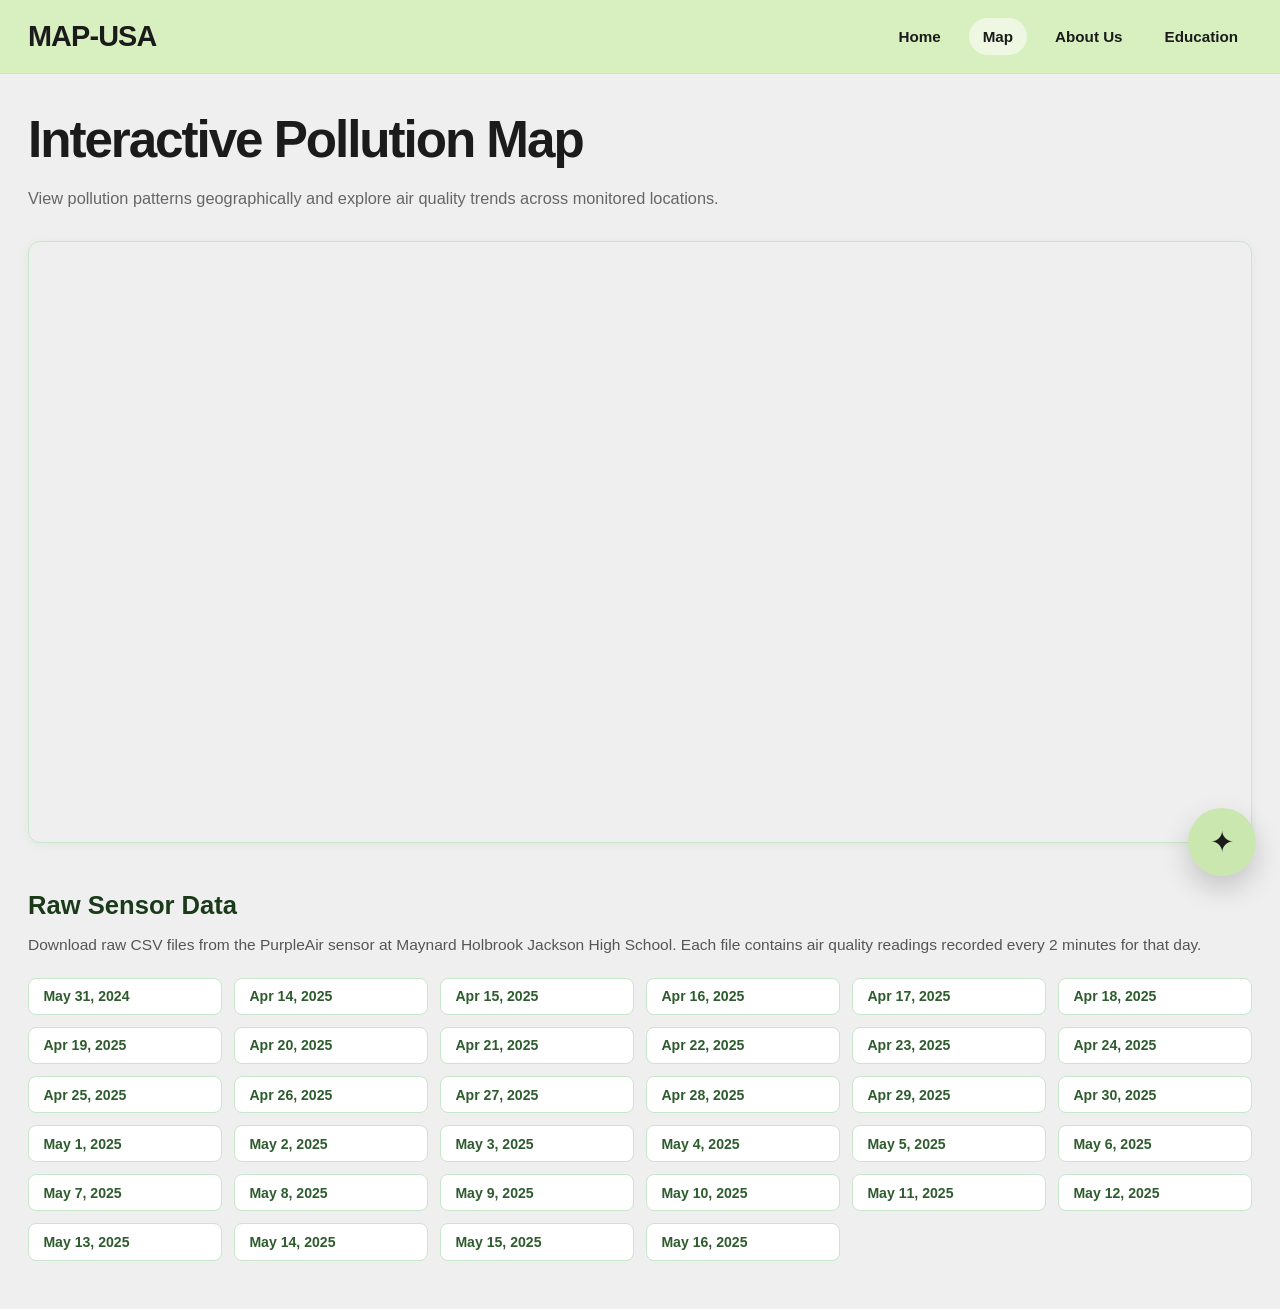
<file: public/pages/data.html>
<!doctype html>
<html lang="en">
<head>
  <meta charset="utf-8" />
  <meta name="viewport" content="width=device-width, initial-scale=1" />
  <title>Map | MAP-USA</title>
  <link rel="stylesheet" href="../css/styles.css" />
  <link rel="icon" type="image/x-icon" href="/favicon.png">
  <script type="module" src="https://js.arcgis.com/5.0/embeddable-components/"></script>
  <style>
    .map-wrapper {
      width: 100%;
      border-radius: 12px;
      overflow: hidden;
      border: 1px solid #c8e6c9;
      box-shadow: 0 2px 12px rgba(76, 153, 85, 0.08);
    }

    arcgis-embedded-map {
      width: 100%;
      height: 600px;
      display: block;
    }

    .data-section {
      margin-top: 3rem;
    }

    .data-section h2 {
      font-size: 1.6rem;
      margin-bottom: 0.4rem;
      color: #1a3a1a;
    }

    .data-section .section-desc {
      color: #555;
      margin-bottom: 1.5rem;
      font-size: 0.97rem;
    }

    .csv-grid {
      display: grid;
      grid-template-columns: repeat(auto-fill, minmax(180px, 1fr));
      gap: 0.75rem;
    }

    .csv-link {
      display: flex;
      align-items: center;
      gap: 0.5rem;
      background: #fff;
      border: 1.5px solid #c8e6c9;
      border-radius: 8px;
      padding: 0.6rem 0.9rem;
      font-size: 0.88rem;
      color: #2e5c2e;
      font-weight: 600;
      text-decoration: none;
      transition: background 0.2s, border-color 0.2s;
    }

    .csv-link:hover {
      background: #e8f5e9;
      border-color: #4caf50;
    }

    .csv-link .csv-icon {
      font-size: 1rem;
      flex-shrink: 0;
    }
  </style>
</head>
<body>
  <nav>
    <div class="nav-inner">
      <a class="brand" href="../index.html">MAP-USA</a>
      <div class="nav-links">
        <a href="../index.html">Home</a>
        <a class="active" href="data.html">Map</a>
        <a href="about.html">About Us</a>
        <a href="education.html">Education</a>
      </div>
    </div>
  </nav>

  <main class="container">
    <h1 class="page-title">Interactive Pollution Map</h1>
    <p class="page-subtitle">
      View pollution patterns geographically and explore air quality trends across monitored locations.
    </p>

    <section class="section">
      <div class="map-wrapper">
        <arcgis-embedded-map
          style="height:600px;width:100%;"
          item-id="7b941d9e49964db49149b3689284c2e2"
          theme="light"
          heading-enabled
          legend-enabled
          basemap-gallery-enabled
          time-zone-label-enabled
          center="-83.9933927729223,32.14553492842535"
          scale="4622324.434309"
          portal-url="https://jchsci.maps.arcgis.com">
        </arcgis-embedded-map>
      </div>
    </section>

    <section class="data-section section">
      <h2>Raw Sensor Data</h2>
      <p class="section-desc">
        Download raw CSV files from the PurpleAir sensor at Maynard Holbrook Jackson High School.
        Each file contains air quality readings recorded every 2 minutes for that day.
      </p>
      <div class="csv-grid">
        <a class="csv-link" href="../data/20240531.csv" download> May 31, 2024</a>
        <a class="csv-link" href="../data/20250414.csv" download> Apr 14, 2025</a>
        <a class="csv-link" href="../data/20250415.csv" download> Apr 15, 2025</a>
        <a class="csv-link" href="../data/20250416.csv" download> Apr 16, 2025</a>
        <a class="csv-link" href="../data/20250417.csv" download> Apr 17, 2025</a>
        <a class="csv-link" href="../data/20250418.csv" download> Apr 18, 2025</a>
        <a class="csv-link" href="../data/20250419.csv" download> Apr 19, 2025</a>
        <a class="csv-link" href="../data/20250420.csv" download> Apr 20, 2025</a>
        <a class="csv-link" href="../data/20250421.csv" download> Apr 21, 2025</a>
        <a class="csv-link" href="../data/20250422.csv" download> Apr 22, 2025</a>
        <a class="csv-link" href="../data/20250423.csv" download> Apr 23, 2025</a>
        <a class="csv-link" href="../data/20250424.csv" download> Apr 24, 2025</a>
        <a class="csv-link" href="../data/20250425.csv" download> Apr 25, 2025</a>
        <a class="csv-link" href="../data/20250426.csv" download> Apr 26, 2025</a>
        <a class="csv-link" href="../data/20250427.csv" download> Apr 27, 2025</a>
        <a class="csv-link" href="../data/20250428.csv" download> Apr 28, 2025</a>
        <a class="csv-link" href="../data/20250429.csv" download> Apr 29, 2025</a>
        <a class="csv-link" href="../data/20250430.csv" download> Apr 30, 2025</a>
        <a class="csv-link" href="../data/20250501.csv" download> May 1, 2025</a>
        <a class="csv-link" href="../data/20250502.csv" download> May 2, 2025</a>
        <a class="csv-link" href="../data/20250503.csv" download> May 3, 2025</a>
        <a class="csv-link" href="../data/20250504.csv" download> May 4, 2025</a>
        <a class="csv-link" href="../data/20250505.csv" download> May 5, 2025</a>
        <a class="csv-link" href="../data/20250506.csv" download> May 6, 2025</a>
        <a class="csv-link" href="../data/20250507.csv" download> May 7, 2025</a>
        <a class="csv-link" href="../data/20250508.csv" download> May 8, 2025</a>
        <a class="csv-link" href="../data/20250509.csv" download> May 9, 2025</a>
        <a class="csv-link" href="../data/20250510.csv" download> May 10, 2025</a>
        <a class="csv-link" href="../data/20250511.csv" download> May 11, 2025</a>
        <a class="csv-link" href="../data/20250512.csv" download> May 12, 2025</a>
        <a class="csv-link" href="../data/20250513.csv" download> May 13, 2025</a>
        <a class="csv-link" href="../data/20250514.csv" download> May 14, 2025</a>
        <a class="csv-link" href="../data/20250515.csv" download> May 15, 2025</a>
        <a class="csv-link" href="../data/20250516.csv" download> May 16, 2025</a>
      </div>
    </section>
  </main>

  <button id="chatbotToggle" class="chatbot-toggle" aria-label="Open AI Assistant">✦</button>

  <div id="chatbotPanel" class="chatbot-panel">
    <div class="chatbot-header">
      <h3>AI Assistant</h3>
      <button id="chatbotClose" class="chatbot-close" aria-label="Close chat">x</button>
    </div>

    <div class="chatbot-body">
      <div class="chat-msg bot">
        Hi! I'm the MAP-USA AI assistant. I can help explain pollution data, graphs, maps, and lesson content.
      </div>
      <div class="chat-msg bot">
        Try asking something like: "What does PM2.5 mean?" or "Why might pollution be higher near highways?"
      </div>
    </div>

    <div class="chatbot-input-wrap">
      <form class="chatbot-form">
        <input
          class="chatbot-input"
          type="text"
          placeholder="Ask a question..."
          aria-label="Ask the AI assistant a question"
        />
        <button class="chatbot-send" type="submit" aria-label="Send message">Send</button>
      </form>
    </div>
  </div>

  <script src="../js/app.js"></script>
</body>
</html>
</file>
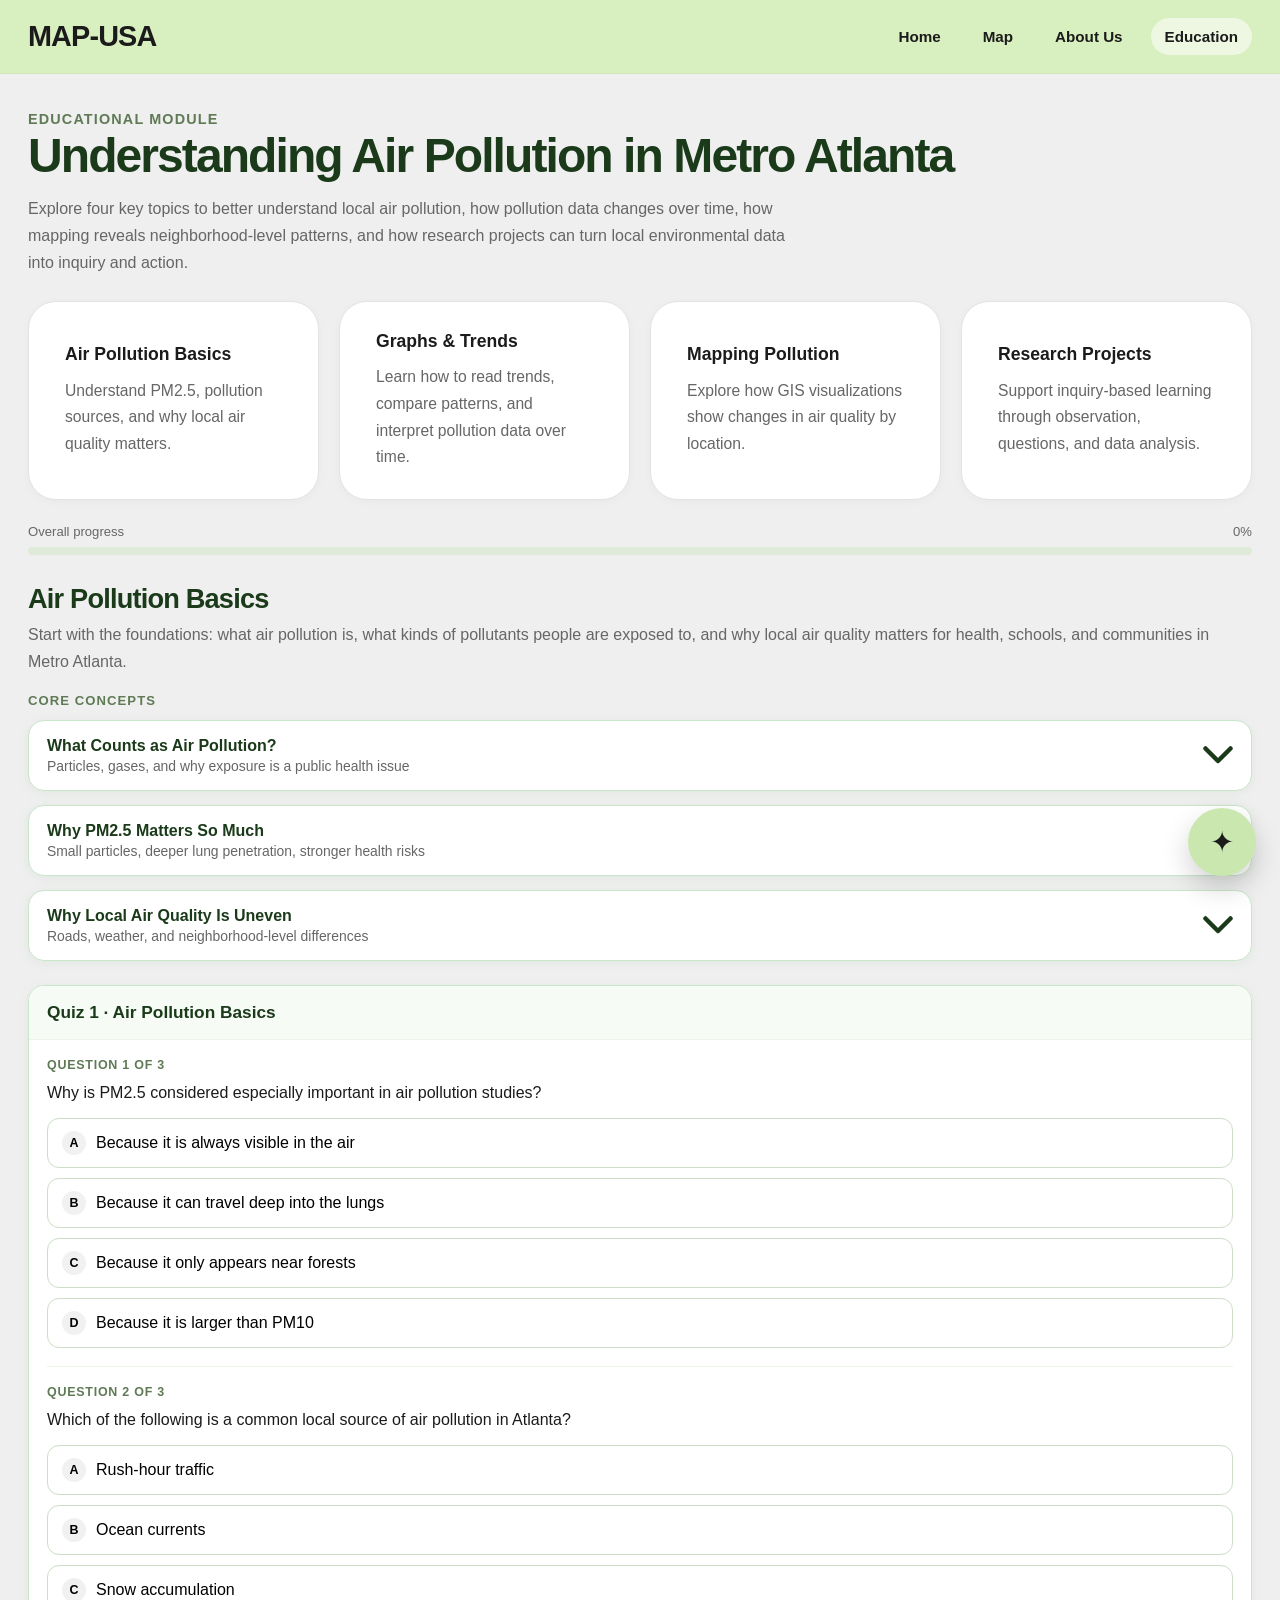
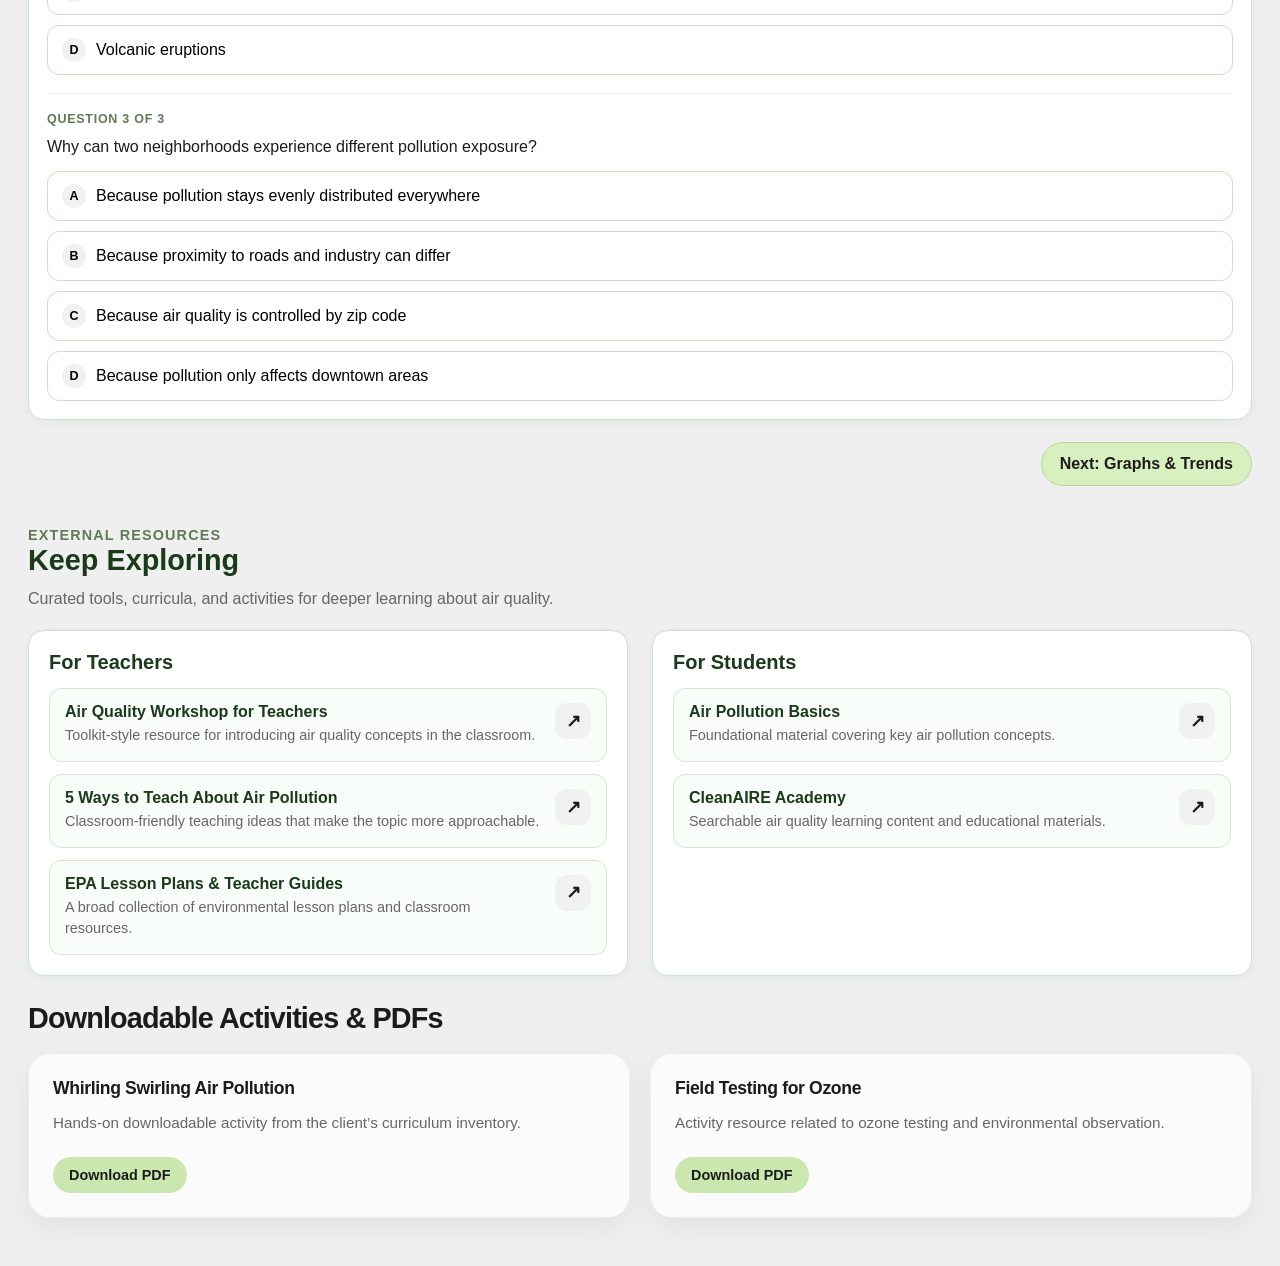
<file: public/pages/education.html>
<!doctype html>
<html lang="en">
<head>
  <meta charset="utf-8" />
  <meta name="viewport" content="width=device-width, initial-scale=1" />
  <title>Learn | MAP-USA</title>
  <link rel="preconnect" href="https://fonts.googleapis.com">
  <link href="https://fonts.googleapis.com/css2?family=Playfair+Display:wght@400;700&family=DM+Sans:wght@300;400;500&display=swap" rel="stylesheet">
  <link rel="stylesheet" href="../css/styles.css">
  <link rel="icon" type="image/x-icon" href="/favicon.png">
</head>
<body>
  <nav>
    <div class="nav-inner">
      <a class="brand" href="../index.html">MAP-USA</a>
      <div class="nav-links">
        <a href="../index.html">Home</a>
        <a href="data.html">Map</a>
        <a href="about.html">About Us</a>
        <a class="active" href="education.html">Education</a>
      </div>
    </div>
  </nav>

  <main class="container education-page">
    <header class="page-header fade-up">
      <span class="eyebrow">Educational Module</span>
      <h1>Understanding Air Pollution in Metro Atlanta</h1>
      <p>
        Explore four key topics to better understand local air pollution, how pollution data
        changes over time, how mapping reveals neighborhood-level patterns, and how research
        projects can turn local environmental data into inquiry and action.
      </p>
    </header>

    <section class="topic-chips fade-up">
      <button class="topic-chip topic-chip-button" type="button" onclick="goChapter(0)">
        <div class="topic-chip-title">Air Pollution Basics</div>
        <div class="topic-chip-desc">
          Understand PM2.5, pollution sources, and why local air quality matters.
        </div>
      </button>

      <button class="topic-chip topic-chip-button" type="button" onclick="goChapter(1)">
        <div class="topic-chip-title">Graphs &amp; Trends</div>
        <div class="topic-chip-desc">
          Learn how to read trends, compare patterns, and interpret pollution data over time.
        </div>
      </button>

      <button class="topic-chip topic-chip-button" type="button" onclick="goChapter(2)">
        <div class="topic-chip-title">Mapping Pollution</div>
        <div class="topic-chip-desc">
          Explore how GIS visualizations show changes in air quality by location.
        </div>
      </button>

      <button class="topic-chip topic-chip-button" type="button" onclick="goChapter(3)">
        <div class="topic-chip-title">Research Projects</div>
        <div class="topic-chip-desc">
          Support inquiry-based learning through observation, questions, and data analysis.
        </div>
      </button>
    </section>

    <section class="progress-wrap fade-up" aria-label="Learning progress">
      <div class="progress-meta">
        <span>Overall progress</span>
        <span id="progressLabel">0%</span>
      </div>
      <div class="progress-track">
        <div class="progress-fill" id="progressFill"></div>
      </div>
    </section>

    <section class="chapter active" id="ch-0">
      <div class="chapter-header">
        <div>
          <h2>Air Pollution Basics</h2>
          <p>
            Start with the foundations: what air pollution is, what kinds of pollutants people
            are exposed to, and why local air quality matters for health, schools, and communities
            in Metro Atlanta.
          </p>
        </div>
      </div>

      <p class="section-label">Core Concepts</p>

      <div class="accordion">
        <article class="acc-card">
          <button class="acc-trigger" type="button">
            <span class="acc-titles">
              <span class="acc-title">What Counts as Air Pollution?</span>
              <span class="acc-sub">Particles, gases, and why exposure is a public health issue</span>
            </span>
            <span class="acc-chevron">
              <svg viewBox="0 0 12 8" fill="none" aria-hidden="true">
                <path d="M1 1l5 5 5-5" stroke="#1a3a1a" stroke-width="1.8" stroke-linecap="round" stroke-linejoin="round"/>
              </svg>
            </span>
          </button>
          <div class="acc-body">
            <div class="acc-body-inner">
              <p>
                Air pollution refers to harmful substances in the air that can affect human health,
                ecosystems, and quality of life. These substances include both particles and gases.
                Some pollutants are emitted directly, such as vehicle exhaust or industrial emissions,
                while others form later through chemical reactions in the atmosphere.
              </p>
              <p>
                For communities, air pollution is not just an environmental topic. It is also a
                public health issue because exposure can affect breathing, heart health, school
                attendance, and long-term well-being. This makes local monitoring especially
                important in places where traffic, industrial activity, and land use vary from
                neighborhood to neighborhood.
              </p>
              <div class="stat-row">
                <div class="stat-pill"><strong>Particles</strong><span>PM1, PM2.5, PM10</span></div>
                <div class="stat-pill"><strong>Gases</strong><span>NO₂, O₃, CO, SO₂</span></div>
                <div class="stat-pill"><strong>Exposure</strong><span>Health + environment</span></div>
              </div>
              <span class="source-chip">Source: U.S. EPA, Criteria Air Pollutants</span>
            </div>
          </div>
        </article>

        <article class="acc-card">
          <button class="acc-trigger" type="button">
            <span class="acc-titles">
              <span class="acc-title">Why PM2.5 Matters So Much</span>
              <span class="acc-sub">Small particles, deeper lung penetration, stronger health risks</span>
            </span>
            <span class="acc-chevron">
              <svg viewBox="0 0 12 8" fill="none" aria-hidden="true">
                <path d="M1 1l5 5 5-5" stroke="#1a3a1a" stroke-width="1.8" stroke-linecap="round" stroke-linejoin="round"/>
              </svg>
            </span>
          </button>
          <div class="acc-body">
            <div class="acc-body-inner">
              <span class="danger-badge danger-high">High health concern</span>
              <p>
                PM2.5 refers to airborne particles that are 2.5 micrometers or smaller in diameter.
                Because these particles are so small, they can travel deep into the lungs and contribute
                to asthma attacks, inflammation, cardiovascular strain, and other chronic health risks.
              </p>
              <p>
                PM2.5 often comes from combustion-related sources such as cars, trucks, power generation,
                and smoke. In Metro Atlanta, PM2.5 is especially important because traffic corridors and
                regional weather conditions can combine to produce noticeable differences in exposure
                across time and place.
              </p>
              <div class="stat-row">
                <div class="stat-pill"><strong>2.5 µm</strong><span>Very small particles</span></div>
                <div class="stat-pill"><strong>Traffic</strong><span>Major local source</span></div>
                <div class="stat-pill"><strong>Health</strong><span>Lungs + heart</span></div>
              </div>
              <span class="source-chip">Source: EPA PM2.5 Basics; CDC Air Pollution and Health</span>
            </div>
          </div>
        </article>

        <article class="acc-card">
          <button class="acc-trigger" type="button">
            <span class="acc-titles">
              <span class="acc-title">Why Local Air Quality Is Uneven</span>
              <span class="acc-sub">Roads, weather, and neighborhood-level differences</span>
            </span>
            <span class="acc-chevron">
              <svg viewBox="0 0 12 8" fill="none" aria-hidden="true">
                <path d="M1 1l5 5 5-5" stroke="#1a3a1a" stroke-width="1.8" stroke-linecap="round" stroke-linejoin="round"/>
              </svg>
            </span>
          </button>
          <div class="acc-body">
            <div class="acc-body-inner">
              <p>
                Pollution is not distributed evenly. Communities near highways, heavy traffic,
                industrial zones, or construction areas often face greater exposure than areas
                farther away from those sources. Wind direction, temperature, and urban form can
                also affect how pollution moves and where it settles.
              </p>
              <p>
                This is one reason neighborhood-level data matters. Citywide averages can make air
                quality seem moderate even when certain schools or residential areas are experiencing
                much higher local exposure.
              </p>
              <div class="stat-row">
                <div class="stat-pill"><strong>Highways</strong><span>Common hotspots</span></div>
                <div class="stat-pill"><strong>Weather</strong><span>Affects movement</span></div>
                <div class="stat-pill"><strong>Neighborhoods</strong><span>Not all the same</span></div>
              </div>
              <span class="source-chip">Source: WHO Air Quality Guidance; EPA Environmental Justice Screening Tools</span>
            </div>
          </div>
        </article>
      </div>

      <section class="quiz-block" id="quiz-0">
        <div class="quiz-block-header">
          <h3>Quiz 1 · Air Pollution Basics</h3>
          <span class="quiz-block-score" id="score-0"></span>
        </div>
        <div class="quiz-block-body" id="qbody-0"></div>
        <div class="quiz-result" id="qresult-0">
          <div class="result-title" id="rtitle-0"></div>
          <div class="result-msg" id="rmsg-0"></div>
          <button class="restart-btn" type="button" onclick="restartQuiz(0)">Try Again</button>
        </div>
      </section>

      <div class="chapter-nav">
        <div></div>
        <button class="nav-btn primary" type="button" onclick="goChapter(1)">Next: Graphs &amp; Trends</button>
      </div>
    </section>

    <section class="chapter" id="ch-1">
      <div class="chapter-header">
        <div>
          <h2>Graphs &amp; Trends</h2>
          <p>
            Learn how to read pollution trends over time and make sense of changing values,
            spikes, and repeated patterns in local air quality data.
          </p>
        </div>
      </div>

      <p class="section-label">Reading Data Over Time</p>

      <div class="accordion">
        <article class="acc-card">
          <button class="acc-trigger" type="button">
            <span class="acc-titles">
              <span class="acc-title">What a Trend Line Actually Shows</span>
              <span class="acc-sub">Change over time, not just isolated readings</span>
            </span>
            <span class="acc-chevron">
              <svg viewBox="0 0 12 8" fill="none" aria-hidden="true">
                <path d="M1 1l5 5 5-5" stroke="#1a3a1a" stroke-width="1.8" stroke-linecap="round" stroke-linejoin="round"/>
              </svg>
            </span>
          </button>
          <div class="acc-body">
            <div class="acc-body-inner">
              <p>
                A graph helps users see how pollution values change over time rather than focusing on
                just one number. Trend lines are useful because they reveal whether conditions are
                increasing, decreasing, or remaining relatively stable during a chosen period.
              </p>
              <p>
                This matters for air quality because pollution often follows repeating rhythms linked
                to commuting, weather, school schedules, or seasonal conditions. A graph allows people
                to compare those rhythms and ask more meaningful questions.
              </p>
              <span class="source-chip">Source: AirNow Educational Materials; NOAA Data Literacy Resources</span>
            </div>
          </div>
        </article>

        <article class="acc-card">
          <button class="acc-trigger" type="button">
            <span class="acc-titles">
              <span class="acc-title">How to Recognize Spikes and Repeated Patterns</span>
              <span class="acc-sub">Rush hour, smoke events, construction, and recurring cycles</span>
            </span>
            <span class="acc-chevron">
              <svg viewBox="0 0 12 8" fill="none" aria-hidden="true">
                <path d="M1 1l5 5 5-5" stroke="#1a3a1a" stroke-width="1.8" stroke-linecap="round" stroke-linejoin="round"/>
              </svg>
            </span>
          </button>
          <div class="acc-body">
            <div class="acc-body-inner">
              <p>
                A spike is a sudden increase in pollution values. Some spikes are one-time events,
                while others happen repeatedly and point to predictable causes. For example,
                weekday traffic can create repeated morning and afternoon increases, while wildfire
                smoke may cause a regional rise over a shorter period.
              </p>
              <p>
                Interpreting spikes requires context. Looking at date, time, weather, and nearby
                activities helps users move from “What happened?” to “Why might this have happened?”
              </p>
              <div class="stat-row">
                <div class="stat-pill"><strong>Traffic</strong><span>Recurring pattern</span></div>
                <div class="stat-pill"><strong>Smoke</strong><span>Regional event</span></div>
                <div class="stat-pill"><strong>Construction</strong><span>Localized increase</span></div>
              </div>
              <span class="source-chip">Source: EPA Air Sensor Guidebook; PurpleAir Interpretation Guidance</span>
            </div>
          </div>
        </article>

        <article class="acc-card">
          <button class="acc-trigger" type="button">
            <span class="acc-titles">
              <span class="acc-title">Why Comparing Time Periods Matters</span>
              <span class="acc-sub">Weekdays vs. weekends, seasons, and changing conditions</span>
            </span>
            <span class="acc-chevron">
              <svg viewBox="0 0 12 8" fill="none" aria-hidden="true">
                <path d="M1 1l5 5 5-5" stroke="#1a3a1a" stroke-width="1.8" stroke-linecap="round" stroke-linejoin="round"/>
              </svg>
            </span>
          </button>
          <div class="acc-body">
            <div class="acc-body-inner">
              <p>
                Comparison is what turns graphs into analysis. Looking across weekdays and weekends,
                different months, or different schools can reveal whether patterns are tied to traffic,
                weather, regional smoke, or local activity.
              </p>
              <p>
                This helps students and educators use graphs not just as visual displays, but as tools
                for building evidence and drawing conclusions.
              </p>
              <span class="source-chip">Source: Data Literacy Project; EPA Student Air Quality Resources</span>
            </div>
          </div>
        </article>
      </div>

      <section class="quiz-block" id="quiz-1">
        <div class="quiz-block-header">
          <h3>Quiz 2 · Graphs &amp; Trends</h3>
          <span class="quiz-block-score" id="score-1"></span>
        </div>
        <div class="quiz-block-body" id="qbody-1"></div>
        <div class="quiz-result" id="qresult-1">
          <div class="result-title" id="rtitle-1"></div>
          <div class="result-msg" id="rmsg-1"></div>
          <button class="restart-btn" type="button" onclick="restartQuiz(1)">Try Again</button>
        </div>
      </section>

      <div class="chapter-nav">
        <button class="nav-btn" type="button" onclick="goChapter(0)">Back: Air Pollution Basics</button>
        <button class="nav-btn primary" type="button" onclick="goChapter(2)">Next: Mapping Pollution</button>
      </div>
    </section>

    <section class="chapter" id="ch-2">
      <div class="chapter-header">
        <div>
          <h2>Mapping Pollution</h2>
          <p>
            Understand how maps reveal spatial differences in air quality and why location matters
            when interpreting environmental data.
          </p>
        </div>
      </div>

      <p class="section-label">Location and Patterns</p>

      <div class="accordion">
        <article class="acc-card">
          <button class="acc-trigger" type="button">
            <span class="acc-titles">
              <span class="acc-title">Why Maps Matter for Air Quality</span>
              <span class="acc-sub">Connecting data to roads, schools, and neighborhoods</span>
            </span>
            <span class="acc-chevron">
              <svg viewBox="0 0 12 8" fill="none" aria-hidden="true">
                <path d="M1 1l5 5 5-5" stroke="#1a3a1a" stroke-width="1.8" stroke-linecap="round" stroke-linejoin="round"/>
              </svg>
            </span>
          </button>
          <div class="acc-body">
            <div class="acc-body-inner">
              <p>
                Maps make pollution data easier to connect to real places. A graph may show that
                pollution increased, but a map helps answer where that increase happened and which
                nearby features might help explain it.
              </p>
              <p>
                In educational settings, maps also make data more meaningful because students can relate
                patterns to familiar schools, roads, parks, or neighborhoods.
              </p>
              <span class="source-chip">Source: ESRI GIS Education Resources; EPA Community Air Mapping Guidance</span>
            </div>
          </div>
        </article>

        <article class="acc-card">
          <button class="acc-trigger" type="button">
            <span class="acc-titles">
              <span class="acc-title">How GIS Reveals Pollution Hotspots</span>
              <span class="acc-sub">Neighborhood differences, proximity, and spatial comparison</span>
            </span>
            <span class="acc-chevron">
              <svg viewBox="0 0 12 8" fill="none" aria-hidden="true">
                <path d="M1 1l5 5 5-5" stroke="#1a3a1a" stroke-width="1.8" stroke-linecap="round" stroke-linejoin="round"/>
              </svg>
            </span>
          </button>
          <div class="acc-body">
            <div class="acc-body-inner">
              <p>
                GIS allows users to compare data across locations and identify hotspots, meaning places
                where pollution is consistently or unusually high. These hotspots are often associated
                with major roads, industrial areas, and dense traffic corridors.
              </p>
              <p>
                This makes spatial comparison especially useful for local air quality education because
                it shows that one neighborhood’s experience may differ significantly from another’s.
              </p>
              <div class="stat-row">
                <div class="stat-pill"><strong>Highways</strong><span>Frequent hotspots</span></div>
                <div class="stat-pill"><strong>Schools</strong><span>Important comparison points</span></div>
                <div class="stat-pill"><strong>GIS</strong><span>Shows where patterns happen</span></div>
              </div>
              <span class="source-chip">Source: ESRI Spatial Thinking Resources; EPA EJScreen</span>
            </div>
          </div>
        </article>

        <article class="acc-card">
          <button class="acc-trigger" type="button">
            <span class="acc-titles">
              <span class="acc-title">Why Local Mapping Supports Equity</span>
              <span class="acc-sub">Seeing environmental differences more clearly</span>
            </span>
            <span class="acc-chevron">
              <svg viewBox="0 0 12 8" fill="none" aria-hidden="true">
                <path d="M1 1l5 5 5-5" stroke="#1a3a1a" stroke-width="1.8" stroke-linecap="round" stroke-linejoin="round"/>
              </svg>
            </span>
          </button>
          <div class="acc-body">
            <div class="acc-body-inner">
              <p>
                Broad averages can hide local inequality. Neighborhood-level mapping helps communities,
                educators, and students see where pollution burdens may be concentrated and ask why those
                differences exist.
              </p>
              <p>
                This supports stronger questions about environmental justice, land use, transportation,
                and public health. Local mapping does not solve those issues on its own, but it helps
                make them visible.
              </p>
              <span class="source-chip">Source: EPA Environmental Justice Resources; WHO Urban Health Guidance</span>
            </div>
          </div>
        </article>
      </div>

      <section class="quiz-block" id="quiz-2">
        <div class="quiz-block-header">
          <h3>Quiz 3 · Mapping Pollution</h3>
          <span class="quiz-block-score" id="score-2"></span>
        </div>
        <div class="quiz-block-body" id="qbody-2"></div>
        <div class="quiz-result" id="qresult-2">
          <div class="result-title" id="rtitle-2"></div>
          <div class="result-msg" id="rmsg-2"></div>
          <button class="restart-btn" type="button" onclick="restartQuiz(2)">Try Again</button>
        </div>
      </section>

      <div class="chapter-nav">
        <button class="nav-btn" type="button" onclick="goChapter(1)">Back: Graphs &amp; Trends</button>
        <button class="nav-btn primary" type="button" onclick="goChapter(3)">Next: Research Projects</button>
      </div>
    </section>

    <section class="chapter" id="ch-3">
      <div class="chapter-header">
        <div>
          <h2>Research Projects</h2>
          <p>
            Use air quality data to support inquiry, observation, comparison, and student-led research.
          </p>
        </div>
      </div>

      <p class="section-label">Inquiry and Investigation</p>

      <div class="accordion">
        <article class="acc-card">
          <button class="acc-trigger" type="button">
            <span class="acc-titles">
              <span class="acc-title">What Makes a Good Research Question?</span>
              <span class="acc-sub">Questions that can be explored with evidence</span>
            </span>
            <span class="acc-chevron">
              <svg viewBox="0 0 12 8" fill="none" aria-hidden="true">
                <path d="M1 1l5 5 5-5" stroke="#1a3a1a" stroke-width="1.8" stroke-linecap="round" stroke-linejoin="round"/>
              </svg>
            </span>
          </button>
          <div class="acc-body">
            <div class="acc-body-inner">
              <p>
                A good research question is specific, observable, and answerable with evidence.
                For example, a student might ask whether weekday mornings show higher PM2.5 than
                weekends near a school, or whether one location consistently records more spikes
                than another.
              </p>
              <p>
                Questions like these are useful because they invite comparison and make it easier
                to connect claims to actual data rather than relying on assumptions.
              </p>
              <span class="source-chip">Source: National Science Teaching Association Inquiry Guidance</span>
            </div>
          </div>
        </article>

        <article class="acc-card">
          <button class="acc-trigger" type="button">
            <span class="acc-titles">
              <span class="acc-title">How to Use Graphs, Maps, and Context Together</span>
              <span class="acc-sub">Combining multiple forms of evidence</span>
            </span>
            <span class="acc-chevron">
              <svg viewBox="0 0 12 8" fill="none" aria-hidden="true">
                <path d="M1 1l5 5 5-5" stroke="#1a3a1a" stroke-width="1.8" stroke-linecap="round" stroke-linejoin="round"/>
              </svg>
            </span>
          </button>
          <div class="acc-body">
            <div class="acc-body-inner">
              <p>
                Strong projects do not depend on one number alone. They combine evidence from graphs,
                maps, dates, context, and nearby conditions such as traffic, weather, land use, or
                school schedules.
              </p>
              <p>
                This helps students support claims more clearly. For example, a graph may show a spike,
                while a map and local context help explain whether that spike was likely linked to road
                proximity, smoke, or another factor.
              </p>
              <span class="source-chip">Source: Data Literacy Project; NOAA Climate and Data Education Tools</span>
            </div>
          </div>
        </article>

        <article class="acc-card">
          <button class="acc-trigger" type="button">
            <span class="acc-titles">
              <span class="acc-title">Why Inquiry-Based Learning Matters</span>
              <span class="acc-sub">From observation to explanation and community relevance</span>
            </span>
            <span class="acc-chevron">
              <svg viewBox="0 0 12 8" fill="none" aria-hidden="true">
                <path d="M1 1l5 5 5-5" stroke="#1a3a1a" stroke-width="1.8" stroke-linecap="round" stroke-linejoin="round"/>
              </svg>
            </span>
          </button>
          <div class="acc-body">
            <div class="acc-body-inner">
              <p>
                Inquiry-based learning encourages students to ask questions, interpret evidence,
                develop claims, and reflect on uncertainty. Environmental data is especially useful
                for this because it connects science to real community issues that students can see,
                discuss, and investigate.
              </p>
              <p>
                In a project setting, inquiry helps transform the module from passive reading into
                active learning. Students begin to think like investigators, using local data to
                understand their environment more deeply.
              </p>
              <span class="source-chip">Source: NSTA Inquiry-Based Learning; EPA Student Environmental Education Resources</span>
            </div>
          </div>
        </article>
      </div>

      <section class="quiz-block" id="quiz-3">
        <div class="quiz-block-header">
          <h3>Quiz 4 · Research Projects</h3>
          <span class="quiz-block-score" id="score-3"></span>
        </div>
        <div class="quiz-block-body" id="qbody-3"></div>
        <div class="quiz-result" id="qresult-3">
          <div class="result-title" id="rtitle-3"></div>
          <div class="result-msg" id="rmsg-3"></div>
          <button class="restart-btn" type="button" onclick="restartQuiz(3)">Try Again</button>
        </div>
      </section>

      <div class="chapter-nav">
        <button class="nav-btn" type="button" onclick="goChapter(2)">Back: Mapping Pollution</button>
        <div></div>
      </div>
    </section>

    <section class="completion-banner" id="completionBanner">
      <h2>Module Complete</h2>
      <div class="total-score" id="totalScoreDisplay"></div>
      <p>
        You have worked through all four topics in the MAP-USA education module and practiced using
        concepts, trends, maps, and inquiry to better understand local air quality.
      </p>
    </section>

    <section class="resources-section">
      <div class="resources-header">
        <span class="eyebrow">External Resources</span>
        <h2>Keep Exploring</h2>
        <p>Curated tools, curricula, and activities for deeper learning about air quality.</p>
      </div>

      <div class="res-cols">
        <div class="res-col">
          <h3 class="res-col-title">For Teachers</h3>
          <div class="res-list">
            <a class="res-item" href="https://www.airnow.gov/education/teachers/facilitating-a-teacher-workshop/" target="_blank" rel="noopener">
              <div class="res-item-text">
                <div class="res-item-title">Air Quality Workshop for Teachers</div>
                <div class="res-item-desc">Toolkit-style resource for introducing air quality concepts in the classroom.</div>
              </div>
              <div class="res-item-arrow">↗</div>
            </a>

            <a class="res-item" href="https://www.airnow.gov/education/teachers/" target="_blank" rel="noopener">
              <div class="res-item-text">
                <div class="res-item-title">5 Ways to Teach About Air Pollution</div>
                <div class="res-item-desc">Classroom-friendly teaching ideas that make the topic more approachable.</div>
              </div>
              <div class="res-item-arrow">↗</div>
            </a>

            <a class="res-item" href="https://www.epa.gov/environmental-topics/air-topics" target="_blank" rel="noopener">
              <div class="res-item-text">
                <div class="res-item-title">EPA Lesson Plans &amp; Teacher Guides</div>
                <div class="res-item-desc">A broad collection of environmental lesson plans and classroom resources.</div>
              </div>
              <div class="res-item-arrow">↗</div>
            </a>
          </div>
        </div>

        <div class="res-col">
          <h3 class="res-col-title">For Students</h3>
          <div class="res-list">
            <a class="res-item" href="https://airknowledge.gov/BASC-SI.html" target="_blank" rel="noopener">
              <div class="res-item-text">
                <div class="res-item-title">Air Pollution Basics</div>
                <div class="res-item-desc">Foundational material covering key air pollution concepts.</div>
              </div>
              <div class="res-item-arrow">↗</div>
            </a>

            <a class="res-item" href="https://cleanaireacademy.org/" target="_blank" rel="noopener">
              <div class="res-item-text">
                <div class="res-item-title">CleanAIRE Academy</div>
                <div class="res-item-desc">Searchable air quality learning content and educational materials.</div>
              </div>
              <div class="res-item-arrow">↗</div>
            </a>
          </div>
        </div>
      </div>
    </section>

    <section class="section">
      <h2 class="section-title">Downloadable Activities & PDFs</h2>
      <div class="downloads-grid">
        <div class="download-card">
          <h3>Whirling Swirling Air Pollution</h3>
          <p>Hands-on downloadable activity from the client’s curriculum inventory.</p>
          <a href="https://firebasestorage.googleapis.com/v0/b/map-usa-2de49.firebasestorage.app/o/pdf%2Fwhirling-swirling-air-pollution.pdf?alt=media&token=4444e8bd-c5f3-4d79-9440-0cfcbe15b3da" target="_blank" rel="noopener noreferrer">Download PDF</a>
        </div>

        <div class="download-card">
          <h3>Field Testing for Ozone</h3>
          <p>Activity resource related to ozone testing and environmental observation.</p>
          <a href="https://firebasestorage.googleapis.com/v0/b/map-usa-2de49.firebasestorage.app/o/pdf%2Ffield-testing-for-ozone.pdf?alt=media&token=4279a089-0e07-4aee-91ae-dd7fc24cb9fb" target="_blank" rel="noopener noreferrer">Download PDF</a>
        </div>
      </div>
    </section>
  </main>

  <button id="chatbotToggle" class="chatbot-toggle" aria-label="Open AI Assistant">✦</button>

  <div id="chatbotPanel" class="chatbot-panel">
    <div class="chatbot-header">
      <h3>AI Assistant</h3>
      <button id="chatbotClose" class="chatbot-close" aria-label="Close chat">x</button>
    </div>

    <div class="chatbot-body">
      <div class="chat-msg bot">
        Hi! I'm the MAP-USA AI assistant. I can help explain pollution data, graphs, maps, and lesson content.
      </div>
      <div class="chat-msg bot">
        Try asking something like: "What does PM2.5 mean?" or "Why might pollution be higher near highways?"
      </div>
    </div>

    <div class="chatbot-input-wrap">
      <form class="chatbot-form">
        <input
          class="chatbot-input"
          type="text"
          placeholder="Ask a question..."
          aria-label="Ask the AI assistant a question"
        />
        <button class="chatbot-send" type="submit" aria-label="Send message">Send</button>
      </form>
    </div>
  </div>

  <script src="../js/app.js"></script>

  <script>
    const CHAPTERS = [
      { title: 'Air Pollution Basics' },
      { title: 'Graphs & Trends' },
      { title: 'Mapping Pollution' },
      { title: 'Research Projects' }
    ];

    const QUIZZES = [
      [
        {
          q: "Why is PM2.5 considered especially important in air pollution studies?",
          opts: [
            "Because it is always visible in the air",
            "Because it can travel deep into the lungs",
            "Because it only appears near forests",
            "Because it is larger than PM10"
          ],
          correct: 1,
          feedback: "PM2.5 is especially important because its small size allows it to travel deep into the lungs and contribute to serious health risks."
        },
        {
          q: "Which of the following is a common local source of air pollution in Atlanta?",
          opts: [
            "Rush-hour traffic",
            "Ocean currents",
            "Snow accumulation",
            "Volcanic eruptions"
          ],
          correct: 0,
          feedback: "Rush-hour traffic is a major local contributor to air pollution in Metro Atlanta."
        },
        {
          q: "Why can two neighborhoods experience different pollution exposure?",
          opts: [
            "Because pollution stays evenly distributed everywhere",
            "Because proximity to roads and industry can differ",
            "Because air quality is controlled by zip code",
            "Because pollution only affects downtown areas"
          ],
          correct: 1,
          feedback: "Pollution exposure can differ because some neighborhoods are closer to highways, industry, or other pollution sources."
        }
      ],
      [
        {
          q: "What does a trend line help show?",
          opts: [
            "Whether pollution is changing over time",
            "Only the exact source of a pollutant",
            "The legal status of each sensor",
            "The color of the monitoring equipment"
          ],
          correct: 0,
          feedback: "A trend line helps show whether pollution values are rising, falling, or staying relatively stable over time."
        },
        {
          q: "What is a spike in pollution data?",
          opts: [
            "A permanent drop in pollution",
            "A sudden increase in pollution values",
            "An average of all yearly readings",
            "A missing data point"
          ],
          correct: 1,
          feedback: "A spike is a sudden increase in pollution values, often linked to traffic, smoke, construction, or weather conditions."
        },
        {
          q: "Why compare data across weekdays and weekends?",
          opts: [
            "To make charts look more colorful",
            "To see whether patterns change under different conditions",
            "Because weekends always have worse pollution",
            "Because weekday data is less accurate"
          ],
          correct: 1,
          feedback: "Comparing weekdays and weekends helps reveal whether pollution patterns change under different conditions."
        }
      ],
      [
        {
          q: "Why are maps useful for pollution education?",
          opts: [
            "They show where patterns happen in real places",
            "They remove the need for data",
            "They make every neighborhood look identical",
            "They only work for indoor pollution"
          ],
          correct: 0,
          feedback: "Maps help connect pollution patterns to real neighborhoods, schools, roads, and community spaces."
        },
        {
          q: "What can GIS mapping help identify?",
          opts: [
            "Pollution hotspots near major roads",
            "Only the age of a building",
            "The brand of a sensor",
            "Whether rainfall is popular"
          ],
          correct: 0,
          feedback: "GIS mapping can help identify pollution hotspots, especially near highways, industrial areas, or other major sources."
        },
        {
          q: "Why is neighborhood-level mapping important?",
          opts: [
            "Because broad averages can hide local differences",
            "Because maps always replace graphs",
            "Because national data is never useful",
            "Because sensors only work in one place"
          ],
          correct: 0,
          feedback: "Neighborhood-level mapping matters because broad averages can hide local differences and environmental inequality."
        }
      ],
      [
        {
          q: "What makes a good research question?",
          opts: [
            "It is specific and can be explored with data",
            "It has no clear focus",
            "It ignores evidence",
            "It cannot be measured or compared"
          ],
          correct: 0,
          feedback: "A good research question is specific, observable, and testable with the available data."
        },
        {
          q: "What can students use to support a claim in a research project?",
          opts: [
            "Only personal opinion",
            "Graphs, maps, and contextual evidence",
            "Random guesses",
            "Only one isolated number"
          ],
          correct: 1,
          feedback: "Strong projects use evidence from graphs, maps, and context such as traffic, weather, or nearby land use."
        },
        {
          q: "Why is inquiry-based learning valuable here?",
          opts: [
            "It helps students ask questions and interpret real-world evidence",
            "It removes the need for analysis",
            "It only works in laboratory settings",
            "It avoids local relevance"
          ],
          correct: 0,
          feedback: "Inquiry-based learning helps students ask questions, interpret evidence, and connect data to real community issues."
        }
      ]
    ];

    const quizState = QUIZZES.map(qs => ({
      answered: new Array(qs.length).fill(false),
      score: 0
    }));

    const totalQ = QUIZZES.reduce((sum, qs) => sum + qs.length, 0);

    function updateProgress() {
      const done = quizState.reduce((sum, qs) => sum + qs.answered.filter(Boolean).length, 0);
      const pct = Math.round((done / totalQ) * 100);

      document.getElementById('progressFill').style.width = pct + '%';
      document.getElementById('progressLabel').textContent = pct + '%';

      if (done === totalQ) {
        const totalScore = quizState.reduce((sum, qs) => sum + qs.score, 0);
        document.getElementById('totalScoreDisplay').textContent = totalScore + ' / ' + totalQ;
        document.getElementById('completionBanner').classList.add('show');
      }
    }

    function goChapter(index) {
      document.querySelectorAll('.chapter').forEach(ch => ch.classList.remove('active'));
      document.getElementById('ch-' + index).classList.add('active');
      window.scrollTo({ top: 0, behavior: 'smooth' });
    }

    function initAccordions() {
      document.querySelectorAll('.acc-card').forEach(card => {
        const button = card.querySelector('.acc-trigger');
        const body = card.querySelector('.acc-body');

        button.addEventListener('click', () => {
          const isOpen = card.classList.toggle('open');

          card.closest('.accordion').querySelectorAll('.acc-card').forEach(other => {
            if (other !== card) {
              other.classList.remove('open');
              other.querySelector('.acc-body').style.maxHeight = '0';
            }
          });

          body.style.maxHeight = isOpen ? body.scrollHeight + 'px' : '0';
        });
      });
    }

    function buildQuiz(qi, questions) {
      const body = document.getElementById('qbody-' + qi);
      body.innerHTML = '';

      questions.forEach((q, i) => {
        const item = document.createElement('div');
        item.className = 'q-item';

        const options = q.opts.map((opt, j) => `
          <button
            class="option-btn"
            type="button"
            onclick="handleAnswer(${qi}, ${i}, ${j})"
            id="opt-${qi}-${i}-${j}">
            <span class="opt-dot">${String.fromCharCode(65 + j)}</span>
            <span>${opt}</span>
          </button>
        `).join('');

        item.innerHTML = `
          <div class="q-num">Question ${i + 1} of ${questions.length}</div>
          <div class="q-text">${q.q}</div>
          <div class="options" id="opts-${qi}-${i}">${options}</div>
          <div class="q-feedback" id="fb-${qi}-${i}"></div>
        `;

        body.appendChild(item);
      });
    }

    function buildAllQuizzes() {
      QUIZZES.forEach((questions, qi) => buildQuiz(qi, questions));
    }

    function handleAnswer(qi, i, oi) {
      const state = quizState[qi];
      if (state.answered[i]) return;

      state.answered[i] = true;
      const q = QUIZZES[qi][i];
      const isCorrect = oi === q.correct;

      if (isCorrect) state.score++;

      const buttons = document.querySelectorAll('#opts-' + qi + '-' + i + ' .option-btn');
      buttons.forEach(btn => btn.disabled = true);

      buttons[oi].classList.add(isCorrect ? 'correct-ans' : 'wrong-ans');
      if (!isCorrect) buttons[q.correct].classList.add('correct-ans');

      const feedback = document.getElementById('fb-' + qi + '-' + i);
      feedback.textContent = q.feedback;
      feedback.className = 'q-feedback show ' + (isCorrect ? 'correct' : 'wrong');

      const badge = document.getElementById('score-' + qi);
      badge.style.display = 'inline-block';
      badge.textContent = 'Score: ' + state.score + ' / ' + QUIZZES[qi].length;

      if (state.answered.every(Boolean)) showQuizResult(qi);
      updateProgress();
    }

    function showQuizResult(qi) {
      const score = quizState[qi].score;
      const total = QUIZZES[qi].length;
      const title = document.getElementById('rtitle-' + qi);
      const msg = document.getElementById('rmsg-' + qi);

      if (score === total) {
        title.textContent = 'Perfect';
        msg.innerHTML = 'You got <strong>' + score + '/' + total + '</strong>. Excellent work.';
      } else if (score >= Math.ceil(total / 2)) {
        title.textContent = 'Good work';
        msg.innerHTML = 'You scored <strong>' + score + '/' + total + '</strong>. Review any missed topics and keep going.';
      } else {
        title.textContent = 'Keep learning';
        msg.innerHTML = 'You scored <strong>' + score + '/' + total + '</strong>. Revisit the module and try again.';
      }

      document.getElementById('qresult-' + qi).classList.add('show');
    }

    function restartQuiz(qi) {
      quizState[qi].answered = new Array(QUIZZES[qi].length).fill(false);
      quizState[qi].score = 0;

      document.getElementById('qresult-' + qi).classList.remove('show');
      document.getElementById('score-' + qi).style.display = 'none';

      buildQuiz(qi, QUIZZES[qi]);
      updateProgress();
    }

    initAccordions();
    buildAllQuizzes();
    updateProgress();
  </script>
</body>
</html>
</file>
<file: public/css/styles.css>
* {
  box-sizing: border-box;
}

:root {
  --bg: #efefef;
  --surface: #ffffff;
  --soft-green: #d8efbf;
  --soft-green-2: #cbe7b0;
  --text: #1b1b1b;
  --muted: #666;
  --border: #d9d9d9;
  --shadow: 0 10px 30px rgba(0, 0, 0, 0.06);
  --radius: 22px;
}

html,
body {
  margin: 0;
  padding: 0;
  font-family: Arial, Helvetica, sans-serif;
  background: var(--bg);
  color: var(--text);
}

body {
  min-height: 100vh;
}

nav {
  background: var(--soft-green);
  border-bottom: 1px solid rgba(0, 0, 0, 0.04);
  position: sticky;
  top: 0;
  z-index: 1000;
}

.nav-inner {
  max-width: 1280px;
  margin: 0 auto;
  padding: 18px 28px;
  display: flex;
  align-items: center;
  justify-content: space-between;
  gap: 20px;
}

.brand {
  font-size: 1.8rem;
  font-weight: 800;
  letter-spacing: -0.03em;
  text-decoration: none;
  color: var(--text);
}

.nav-links {
  display: flex;
  align-items: center;
  gap: 14px;
  flex-wrap: wrap;
}

.nav-links a {
  text-decoration: none;
  color: var(--text);
  font-size: 0.95rem;
  font-weight: 600;
  padding: 10px 14px;
  border-radius: 999px;
  transition: 0.2s ease;
}

.nav-links a:hover,
.nav-links a.active {
  background: rgba(255, 255, 255, 0.55);
}

.container {
  max-width: 1280px;
  margin: 0 auto;
  padding: 36px 28px 48px;
}

.card {
  background: rgba(255, 255, 255, 0.72);
  border: 1px solid rgba(0, 0, 0, 0.05);
  border-radius: var(--radius);
  box-shadow: var(--shadow);
}

.section {
  margin-top: 26px;
}

.page-title {
  font-size: clamp(2rem, 4vw, 3.2rem);
  margin: 0 0 12px;
  letter-spacing: -0.04em;
}

.page-subtitle {
  color: var(--muted);
  font-size: 1.02rem;
  line-height: 1.7;
  max-width: 760px;
  margin-bottom: 28px;
}

.hero {
  min-height: calc(100vh - 90px);
  display: flex;
  align-items: center;
  justify-content: center;
  text-align: center;
}

.hero-content {
  max-width: 860px;
}

.hero h1 {
  font-size: clamp(2.8rem, 7vw, 5rem);
  line-height: 1;
  margin: 0 0 18px;
  letter-spacing: -0.05em;
}

.hero p {
  max-width: 700px;
  margin: 0 auto 28px;
  font-size: 1.1rem;
  line-height: 1.7;
  color: var(--muted);
}

.button-row {
  display: flex;
  justify-content: center;
  gap: 14px;
  flex-wrap: wrap;
}

.btn {
  display: inline-block;
  text-decoration: none;
  border: none;
  cursor: pointer;
  border-radius: 999px;
  padding: 14px 22px;
  font-weight: 700;
  font-size: 0.96rem;
  transition: 0.2s ease;
}

.btn-primary {
  background: var(--soft-green-2);
  color: var(--text);
}

.btn-primary:hover {
  transform: translateY(-1px);
  box-shadow: var(--shadow);
}

.btn-secondary {
  background: white;
  color: var(--text);
  border: 1px solid var(--border);
}

.btn-secondary:hover {
  transform: translateY(-1px);
  box-shadow: var(--shadow);
}

.map-shell {
  position: relative;
  overflow: hidden;
  border-radius: 28px;
  min-height: 620px;
  background: #ddd;
  box-shadow: var(--shadow);
}

.map-shell img,
.map-shell iframe {
  width: 100%;
  height: 620px;
  object-fit: cover;
  display: block;
  border: 0;
}

.map-overlay {
  position: absolute;
  top: 24px;
  right: 24px;
  background: rgba(255, 255, 255, 0.95);
  padding: 14px 18px;
  border-radius: 16px;
  box-shadow: var(--shadow);
  font-weight: 700;
}

.map-note {
  margin-top: 14px;
  color: var(--muted);
  font-size: 0.95rem;
}

.about-grid {
  display: grid;
  grid-template-columns: 1.2fr 1fr 1.2fr;
  gap: 24px;
  align-items: start;
}

.about-panel {
  padding: 28px;
  min-height: 520px;
}

.about-panel.green {
  background: #e6f4d4;
}

.about-panel.gray {
  background: #e2e2e2;
}

.about-panel h2 {
  margin-top: 0;
  font-size: 2rem;
  letter-spacing: -0.03em;
}

.about-panel p {
  line-height: 1.75;
  color: #2d2d2d;
}

.profile-card {
  margin-top: 18px;
  background: rgba(255, 255, 255, 0.55);
  border-radius: 24px;
  padding: 22px;
}

.profile-photo {
  width: 100%;
  height: 220px;
  border-radius: 20px;
  overflow: hidden;
  background: #f2f2f2;
}

.profile-photo img {
  width: 100%;
  height: 100%;
  object-fit: cover;
  display: block;
  transition: transform 0.3s ease;
}

.profile-photo:hover img {
  transform: scale(1.03);
}

.profile-name {
  font-size: 1.5rem;
  font-weight: 800;
  margin-bottom: 8px;
}

.profile-role {
  color: var(--muted);
  font-size: 1rem;
  line-height: 1.6;
}

.form-card {
  max-width: 760px;
  padding: 30px;
}

label {
  display: block;
  font-weight: 700;
  margin: 18px 0 8px;
}

input,
textarea,
select {
  width: 100%;
  padding: 14px 16px;
  border-radius: 16px;
  border: 1px solid var(--border);
  background: white;
  font: inherit;
}

textarea {
  resize: vertical;
  min-height: 130px;
}

.status-text {
  margin-top: 14px;
  color: var(--muted);
  font-size: 0.95rem;
}

.chatbot-toggle {
  position: fixed;
  right: 24px;
  bottom: 24px;
  width: 68px;
  height: 68px;
  border-radius: 50%;
  border: none;
  background: var(--soft-green-2);
  color: var(--text);
  font-size: 1.8rem;
  cursor: pointer;
  box-shadow: 0 12px 28px rgba(0, 0, 0, 0.18);
  z-index: 2000;
  transition: 0.2s ease;
}

.chatbot-toggle:hover {
  transform: translateY(-2px) scale(1.03);
}

.chatbot-panel {
  position: fixed;
  right: 24px;
  bottom: 105px;
  width: 360px;
  max-width: calc(100vw - 32px);
  height: 380px;
  max-height: calc(100vh - 130px);
  background: rgba(255, 255, 255, 0.98);
  border: 1px solid rgba(0, 0, 0, 0.08);
  border-radius: 28px;
  box-shadow: 0 20px 50px rgba(0, 0, 0, 0.18);
  display: none;
  flex-direction: column;
  overflow: hidden;
  z-index: 2000;
  transition: width 180ms ease, height 180ms ease, bottom 180ms ease;
}

.chatbot-panel.open {
  display: flex;
}

.chatbot-panel.expanded {
  bottom: 32px;
  width: min(760px, calc(100vw - 48px));
  height: min(720px, calc(100vh - 64px));
}

.chatbot-header {
  background: var(--soft-green);
  padding: 18px 18px 14px;
  display: flex;
  align-items: center;
  justify-content: space-between;
}

.chatbot-header h3 {
  margin: 0;
  font-size: 1.05rem;
  letter-spacing: -0.02em;
}

.chatbot-actions {
  display: flex;
  align-items: center;
  gap: 8px;
}

.chatbot-close,
.chatbot-expand {
  position: relative;
  display: inline-flex;
  align-items: center;
  justify-content: center;
  background: rgba(255, 255, 255, 0.4);
  border: none;
  cursor: pointer;
  color: var(--text);
  width: 32px;
  height: 32px;
  padding: 0;
  border-radius: 50%;
  font-size: 0;
  line-height: 0;
  transition: background 160ms ease, transform 160ms ease;
}

.chatbot-close::before,
.chatbot-close::after {
  content: "";
  position: absolute;
  width: 14px;
  height: 2px;
  background: currentColor;
  border-radius: 999px;
}

.chatbot-close::before {
  transform: rotate(45deg);
}

.chatbot-close::after {
  transform: rotate(-45deg);
}

.chatbot-expand-icon {
  position: relative;
  width: 15px;
  height: 15px;
  border: 2px solid currentColor;
  border-radius: 3px;
}

.chatbot-expand-icon::before,
.chatbot-expand-icon::after {
  content: "";
  position: absolute;
  background: rgba(255, 255, 255, 0.4);
}

.chatbot-expand-icon::before {
  left: 3px;
  right: 3px;
  top: -2px;
  bottom: -2px;
}

.chatbot-expand-icon::after {
  top: 3px;
  bottom: 3px;
  left: -2px;
  right: -2px;
}

.chatbot-expand.is-expanded .chatbot-expand-icon {
  width: 16px;
  height: 16px;
  border: none;
}

.chatbot-expand.is-expanded .chatbot-expand-icon::before,
.chatbot-expand.is-expanded .chatbot-expand-icon::after {
  background: currentColor;
  width: 13px;
  height: 2px;
  border-radius: 999px;
}

.chatbot-expand.is-expanded .chatbot-expand-icon::before {
  left: 1px;
  top: 4px;
  right: auto;
  bottom: auto;
}

.chatbot-expand.is-expanded .chatbot-expand-icon::after {
  right: 1px;
  bottom: 4px;
  left: auto;
  top: auto;
}

.chatbot-close:hover,
.chatbot-expand:hover {
  background: rgba(255, 255, 255, 0.72);
  transform: translateY(-1px);
}

.chatbot-body {
  flex: 1;
  padding: 18px;
  background: #f8f8f8;
  display: flex;
  flex-direction: column;
  gap: 12px;
  overflow-y: auto;
}

.chat-msg {
  max-width: 85%;
  padding: 12px 14px;
  border-radius: 18px;
  font-size: 0.95rem;
  line-height: 1.5;
  overflow-wrap: anywhere;
}

.chat-msg p {
  margin: 0;
}

.chat-msg p + p,
.chat-msg p + ul,
.chat-msg p + ol,
.chat-msg ul + p,
.chat-msg ol + p {
  margin-top: 8px;
}

.chat-msg ul,
.chat-msg ol {
  margin: 0;
  padding-left: 20px;
}

.chat-msg li + li {
  margin-top: 4px;
}

.chat-msg.bot {
  background: #e8f5d9;
  align-self: flex-start;
}

.chat-msg.user {
  background: #ffffff;
  border: 1px solid #e2e2e2;
  align-self: flex-end;
}

.chat-msg.pending {
  opacity: 0.75;
}

.chatbot-input-wrap {
  padding: 14px;
  border-top: 1px solid #ececec;
  background: white;
}

.chat-attachment-list {
  display: flex;
  flex-wrap: wrap;
  gap: 8px;
  margin-bottom: 10px;
}

.chat-attachment-chip {
  display: inline-flex;
  align-items: center;
  gap: 7px;
  max-width: 100%;
  padding: 7px 9px 7px 11px;
  border-radius: 999px;
  background: #eef6e6;
  color: var(--text);
  font-size: 0.82rem;
  line-height: 1.2;
}

.chat-attachment-chip span {
  overflow: hidden;
  text-overflow: ellipsis;
  white-space: nowrap;
}

.chat-attachment-chip button {
  display: inline-flex;
  align-items: center;
  justify-content: center;
  width: 18px;
  height: 18px;
  border: none;
  border-radius: 50%;
  background: rgba(0, 0, 0, 0.08);
  color: var(--text);
  cursor: pointer;
  font-size: 0.8rem;
  line-height: 1;
}

.chatbot-form {
  display: flex;
  align-items: center;
  gap: 10px;
}

.chat-file-input {
  display: none;
}

.chat-attach-button {
  position: relative;
  display: inline-flex;
  align-items: center;
  justify-content: center;
  flex: 0 0 auto;
  width: 44px;
  height: 44px;
  border: 1px solid #d7d7d7;
  border-radius: 50%;
  background: #ffffff;
  color: var(--text);
  cursor: pointer;
}

.chat-attach-button svg {
  width: 21px;
  height: 21px;
  fill: none;
  stroke: currentColor;
  stroke-width: 2;
  stroke-linecap: round;
  stroke-linejoin: round;
}

.chat-attach-button:hover:not(:disabled) {
  background: #f6f6f6;
}

.chat-attach-button:disabled {
  cursor: not-allowed;
  opacity: 0.6;
}

.chatbot-input {
  flex: 1;
  padding: 14px 16px;
  border-radius: 999px;
  border: 1px solid #d7d7d7;
  outline: none;
  font: inherit;
}

.chatbot-input:disabled {
  background: #f4f4f4;
}

.chatbot-send {
  border: none;
  border-radius: 999px;
  background: var(--soft-green-2);
  color: var(--text);
  font: inherit;
  font-weight: 700;
  padding: 14px 18px;
  cursor: pointer;
  transition: transform 0.2s ease, opacity 0.2s ease;
}

.chatbot-send:hover:not(:disabled) {
  transform: translateY(-1px);
}

.chatbot-send:disabled {
  cursor: default;
  opacity: 0.7;
}

.education-header {
  margin-bottom: 24px;
}

.eyebrow {
  margin: 0 0 8px;
  font-size: 0.9rem;
  font-weight: 700;
  text-transform: uppercase;
  letter-spacing: 0.08em;
  color: #5f7a55;
}

.education-hero {
  padding: 28px;
  display: flex;
  justify-content: space-between;
  align-items: center;
  gap: 20px;
  background: linear-gradient(135deg, #eef8e2, #ffffff);
}

.education-hero h2 {
  margin: 0 0 10px;
  font-size: 2rem;
  letter-spacing: -0.03em;
}

.education-hero p {
  margin: 0;
  color: var(--muted);
  line-height: 1.7;
  max-width: 700px;
}

.section-title {
  font-size: 1.8rem;
  margin: 0 0 16px;
  letter-spacing: -0.03em;
}

.topic-grid {
  display: grid;
  grid-template-columns: repeat(4, 1fr);
  gap: 18px;
}

.compact-topics .topic-card {
  padding: 20px;
}

.compact-topics .topic-card h3 {
  margin-top: 0;
  margin-bottom: 8px;
  font-size: 1.1rem;
}

.compact-topics .topic-card p {
  margin: 0;
  font-size: 0.95rem;
  line-height: 1.6;
  color: var(--muted);
}

.cleaner-layout {
  display: grid;
  grid-template-columns: 1fr 1fr;
  gap: 24px;
  align-items: start;
}

.resource-group {
  padding: 24px;
}

.resource-list {
  display: flex;
  flex-direction: column;
  gap: 12px;
}

.resource-row {
  display: flex;
  justify-content: space-between;
  align-items: flex-start;
  gap: 16px;
  padding: 16px 18px;
  border: 1px solid #e5e5e5;
  border-radius: 18px;
  background: rgba(255, 255, 255, 0.72);
  text-decoration: none;
  color: inherit;
  transition: 0.2s ease;
}

.resource-row:hover {
  transform: translateY(-1px);
  box-shadow: 0 8px 20px rgba(0, 0, 0, 0.06);
}

.resource-row h3 {
  margin: 0 0 6px;
  font-size: 1rem;
}

.resource-row p {
  margin: 0;
  color: var(--muted);
  line-height: 1.55;
  font-size: 0.94rem;
}

.resource-row span {
  font-size: 1.1rem;
  font-weight: 700;
  color: #4c6b43;
  flex-shrink: 0;
  margin-top: 2px;
}

.small-section-title {
  margin-top: 24px;
  font-size: 1.3rem;
}

@media (max-width: 1000px) {
  .about-grid,
  .cleaner-layout,
  .topic-grid {
    grid-template-columns: 1fr 1fr;
  }

  .hero {
    min-height: auto;
    padding: 70px 0 20px;
  }

  .map-shell,
  .map-shell img,
  .map-shell iframe {
    min-height: 420px;
    height: 420px;
  }

  .education-hero {
    flex-direction: column;
    align-items: flex-start;
  }

  .cleaner-layout {
    grid-template-columns: 1fr;
  }
}

@media (max-width: 640px) {
  .nav-inner {
    flex-direction: column;
    align-items: flex-start;
  }

  .brand {
    font-size: 1.5rem;
  }

  .hero h1 {
    font-size: 2.6rem;
  }

  .container {
    padding: 26px 18px 40px;
  }

  .topic-grid {
    grid-template-columns: 1fr;
  }

  .chatbot-panel {
    right: 12px;
    bottom: 92px;
    width: calc(100vw - 24px);
    height: 55vh;
  }

  .chatbot-panel.expanded {
    right: 12px;
    bottom: 12px;
    width: calc(100vw - 24px);
    height: calc(100vh - 24px);
    max-height: calc(100vh - 24px);
  }

  .chatbot-toggle {
    right: 16px;
    bottom: 16px;
    width: 62px;
    height: 62px;
  }

  .chatbot-form {
    gap: 8px;
  }

  .chatbot-send {
    padding: 14px 16px;
  }
}

.about-page {
  display: flex;
  flex-direction: column;
  gap: 26px;
}

.about-hero {
  display: grid;
  grid-template-columns: 1.5fr 0.8fr;
  gap: 24px;
  padding: 34px;
  background: linear-gradient(135deg, #eef8e2 0%, #f8fbf4 55%, #ffffff 100%);
  border-radius: 30px;
  overflow: hidden;
}

.about-hero-text .page-title {
  margin-bottom: 14px;
  max-width: 900px;
}

.about-hero-text .page-subtitle {
  margin-bottom: 20px;
  max-width: 760px;
}

.about-hero-side {
  display: flex;
  align-items: stretch;
}

.about-mini-card {
  width: 100%;
  background: rgba(255, 255, 255, 0.72);
  border: 1px solid rgba(0, 0, 0, 0.05);
  border-radius: 24px;
  padding: 22px;
  box-shadow: var(--shadow);
  align-self: center;
}

.about-mini-card h3 {
  margin: 0 0 10px;
  font-size: 1.15rem;
  letter-spacing: -0.02em;
}

.about-mini-card p {
  margin: 0;
  line-height: 1.7;
  color: var(--muted);
}

.about-tag-row {
  display: flex;
  flex-wrap: wrap;
  gap: 10px;
}

.about-tag {
  display: inline-flex;
  align-items: center;
  padding: 9px 14px;
  border-radius: 999px;
  background: rgba(255, 255, 255, 0.82);
  border: 1px solid rgba(0, 0, 0, 0.06);
  font-size: 0.9rem;
  font-weight: 700;
}

.about-main-grid {
  display: grid;
  grid-template-columns: 1.35fr 0.95fr;
  gap: 24px;
  align-items: start;
}

.about-left-col {
  display: grid;
  gap: 24px;
}

.about-feature,
.about-profile-panel,
.about-bottom-card {
  padding: 30px;
  border-radius: 28px;
}

.green-soft {
  background: #e8f4d8;
}

.neutral-soft {
  background: #f2f2f2;
}

.light-card {
  background: rgba(255, 255, 255, 0.75);
}

.about-feature h2,
.about-profile-panel h2,
.about-bottom-card h2 {
  margin: 0 0 14px;
  font-size: 1.9rem;
  letter-spacing: -0.03em;
}

.about-feature p,
.about-profile-panel p,
.about-bottom-card p {
  line-height: 1.75;
  color: #2d2d2d;
}

.section-icon {
  width: 48px;
  height: 48px;
  border-radius: 16px;
  background: rgba(255, 255, 255, 0.75);
  display: inline-flex;
  align-items: center;
  justify-content: center;
  font-size: 1.2rem;
  margin-bottom: 16px;
  box-shadow: 0 8px 18px rgba(0, 0, 0, 0.05);
}

.about-points {
  display: grid;
  gap: 14px;
  margin-top: 18px;
}

.about-point {
  background: rgba(255, 255, 255, 0.66);
  border: 1px solid rgba(0, 0, 0, 0.05);
  border-radius: 20px;
  padding: 18px;
}

.about-point h3 {
  margin: 0 0 6px;
  font-size: 1.02rem;
  letter-spacing: -0.02em;
}

.about-point p {
  margin: 0;
  color: var(--muted);
  line-height: 1.65;
  font-size: 0.95rem;
}

.about-profile-panel {
  background: linear-gradient(180deg, #ececec 0%, #f6f6f6 100%);
}

.about-profile-card {
  margin-top: 14px;
  background: rgba(255, 255, 255, 0.7);
  border: 1px solid rgba(0, 0, 0, 0.04);
}

.large-photo {
  height: 280px;
  margin-bottom: 18px;
}

.profile-caption {
  margin-top: 14px;
  padding-top: 14px;
  border-top: 1px solid rgba(0, 0, 0, 0.08);
  color: var(--muted);
  font-size: 0.93rem;
  line-height: 1.6;
}

.about-bottom-grid {
  display: grid;
  grid-template-columns: 1fr 1fr;
  gap: 24px;
}

.about-points.compact .about-point {
  padding: 16px 18px;
}

@media (max-width: 1000px) {
  .about-hero,
  .about-main-grid,
  .about-bottom-grid {
    grid-template-columns: 1fr;
  }

  .about-hero {
    padding: 28px;
  }

  .about-hero-side {
    display: block;
  }
}

@media (max-width: 640px) {
  .about-hero,
  .about-feature,
  .about-profile-panel,
  .about-bottom-card {
    padding: 22px;
  }

  .large-photo {
    height: 220px;
  }

  .about-feature h2,
  .about-profile-panel h2,
  .about-bottom-card h2 {
    font-size: 1.55rem;
  }
}

.education-page {
  max-width: 1280px;
}

.page-header {
  margin-bottom: 24px;
}

.page-header h1 {
  font-size: clamp(2rem, 4vw, 3rem);
  margin: 0 0 12px;
  letter-spacing: -0.04em;
  color: #1a3a1a;
}

.page-header p {
  color: #666;
  line-height: 1.7;
  max-width: 760px;
  margin: 0;
}

.progress-wrap {
  margin: 24px 0 28px;
}

.progress-meta {
  display: flex;
  justify-content: space-between;
  font-size: 0.82rem;
  color: #666;
  margin-bottom: 8px;
}

.progress-track {
  height: 8px;
  background: #dfead8;
  border-radius: 999px;
  overflow: hidden;
}

.progress-fill {
  height: 100%;
  width: 0;
  background: #4c8f4c;
  border-radius: 999px;
  transition: width 0.3s ease;
}

.chapter {
  display: none;
}

.chapter.active {
  display: block;
}

.chapter-header {
  margin-bottom: 18px;
}

.chapter-header h2 {
  margin: 0 0 6px;
  font-size: 1.7rem;
  letter-spacing: -0.03em;
  color: #1a3a1a;
}

.chapter-header p {
  margin: 0;
  color: #666;
  line-height: 1.7;
}

.section-label {
  font-size: 0.82rem;
  font-weight: 700;
  text-transform: uppercase;
  letter-spacing: 0.08em;
  color: #5f7a55;
  margin: 0 0 12px;
}

.accordion {
  display: flex;
  flex-direction: column;
  gap: 14px;
  margin-bottom: 24px;
}

.acc-card {
  background: #fff;
  border: 1px solid #c8e6c9;
  border-radius: 16px;
  box-shadow: 0 2px 12px rgba(76, 153, 85, 0.08);
  overflow: hidden;
}

.acc-trigger {
  width: 100%;
  border: none;
  background: transparent;
  padding: 16px 18px;
  display: flex;
  justify-content: space-between;
  align-items: center;
  gap: 14px;
  text-align: left;
  cursor: pointer;
}

.acc-trigger:hover {
  background: #f7fbf6;
}

.acc-titles {
  flex: 1;
}

.acc-title {
  display: block;
  font-size: 1rem;
  font-weight: 700;
  color: #1a3a1a;
  margin-bottom: 3px;
}

.acc-sub {
  display: block;
  font-size: 0.87rem;
  color: #666;
}

.acc-chevron {
  width: 30px;
  height: 30px;
  border-radius: 999px;
  display: inline-flex;
  align-items: center;
  justify-content: center;
  flex-shrink: 0;
  transition: transform 0.2s ease;
}

.acc-card.open .acc-chevron {
  transform: rotate(180deg);
}

.acc-body {
  max-height: 0;
  overflow: hidden;
  transition: max-height 0.3s ease;
}

.acc-body-inner {
  padding: 0 18px 18px;
  border-top: 1px solid #edf4ea;
}

.acc-body-inner p {
  color: #444;
  line-height: 1.75;
  font-size: 0.96rem;
  margin: 14px 0 0;
}

.acc-body-inner ul {
  margin: 14px 0 0 18px;
  color: #444;
  line-height: 1.8;
}

.stat-row {
  display: flex;
  flex-wrap: wrap;
  gap: 10px;
  margin-top: 14px;
}

.stat-pill {
  background: #f8fcf6;
  border: 1px solid #d6e7cf;
  border-radius: 12px;
  padding: 10px 14px;
  min-width: 120px;
}

.stat-pill strong {
  display: block;
  font-size: 1rem;
  color: #1a3a1a;
  margin-bottom: 2px;
}

.stat-pill span {
  font-size: 0.82rem;
  color: #666;
}

.danger-badge {
  display: inline-flex;
  align-items: center;
  border-radius: 999px;
  padding: 6px 12px;
  font-size: 0.8rem;
  font-weight: 700;
  margin-top: 14px;
}

.danger-high {
  background: #fdecea;
  color: #c0392b;
}

.danger-medium {
  background: #fff3e0;
  color: #d97706;
}

.aqi-scale {
  display: flex;
  height: 12px;
  border-radius: 999px;
  overflow: hidden;
  margin-top: 14px;
}

.aqi-scale div {
  flex: 1;
}

.aqi-labels {
  display: flex;
  justify-content: space-between;
  gap: 8px;
  font-size: 0.75rem;
  color: #666;
  margin-top: 8px;
}

.source-chip {
  display: inline-flex;
  align-items: center;
  margin-top: 14px;
  background: #f7fbf6;
  border: 1px solid #d6e7cf;
  border-radius: 999px;
  padding: 6px 10px;
  font-size: 0.8rem;
  color: #4b6545;
}

.quiz-block {
  background: #fff;
  border: 1px solid #c8e6c9;
  border-radius: 16px;
  box-shadow: 0 2px 12px rgba(76, 153, 85, 0.08);
  margin-bottom: 22px;
  overflow: hidden;
}

.quiz-block-header {
  display: flex;
  justify-content: space-between;
  align-items: center;
  gap: 12px;
  padding: 16px 18px;
  background: #f7fbf6;
  border-bottom: 1px solid #edf4ea;
}

.quiz-block-header h3 {
  margin: 0;
  font-size: 1.08rem;
  color: #1a3a1a;
}

.quiz-block-score {
  display: none;
  background: #e8f5e9;
  color: #2e7d32;
  border-radius: 999px;
  padding: 6px 10px;
  font-size: 0.82rem;
  font-weight: 700;
}

.quiz-block-body {
  padding: 18px;
  display: flex;
  flex-direction: column;
  gap: 18px;
}

.q-item {
  border-bottom: 1px solid #edf4ea;
  padding-bottom: 18px;
}

.q-item:last-child {
  border-bottom: none;
  padding-bottom: 0;
}

.q-num {
  font-size: 0.78rem;
  font-weight: 700;
  text-transform: uppercase;
  letter-spacing: 0.06em;
  color: #5f7a55;
  margin-bottom: 8px;
}

.q-text {
  font-size: 1rem;
  color: #1b1b1b;
  line-height: 1.6;
  margin-bottom: 12px;
}

.options {
  display: flex;
  flex-direction: column;
  gap: 10px;
}

.option-btn {
  width: 100%;
  display: flex;
  align-items: center;
  gap: 10px;
  border: 1px solid #cdddc7;
  background: #fff;
  border-radius: 12px;
  padding: 12px 14px;
  text-align: left;
  font: inherit;
  cursor: pointer;
  transition: 0.2s ease;
}

.option-btn:hover:not(:disabled) {
  background: #f7fbf6;
  border-color: #9fcb97;
}

.option-btn:disabled {
  cursor: default;
}

.option-btn.correct-ans {
  background: #e8f5e9;
  border-color: #66bb6a;
}

.option-btn.wrong-ans {
  background: #fdecea;
  border-color: #e57373;
}

.opt-dot {
  width: 24px;
  height: 24px;
  border-radius: 999px;
  background: #f1f1f1;
  display: inline-flex;
  align-items: center;
  justify-content: center;
  font-size: 0.78rem;
  font-weight: 700;
  flex-shrink: 0;
}

.q-feedback {
  display: none;
  margin-top: 10px;
  padding: 12px 14px;
  border-radius: 12px;
  font-size: 0.9rem;
  line-height: 1.6;
}

.q-feedback.show {
  display: block;
}

.q-feedback.correct {
  background: #e8f5e9;
  color: #1b5e20;
}

.q-feedback.wrong {
  background: #fdecea;
  color: #b23b2a;
}

.quiz-result {
  display: none;
  margin: 0 18px 18px;
  padding: 18px;
  border-radius: 14px;
  background: #f7fbf6;
  border: 1px solid #c8e6c9;
  text-align: center;
}

.quiz-result.show {
  display: block;
}

.result-title {
  font-size: 1.2rem;
  color: #1a3a1a;
  font-weight: 700;
  margin-bottom: 6px;
}

.result-msg {
  color: #666;
}

.restart-btn,
.nav-btn {
  display: inline-flex;
  align-items: center;
  justify-content: center;
  gap: 8px;
  border-radius: 999px;
  padding: 12px 18px;
  font: inherit;
  font-weight: 700;
  cursor: pointer;
  transition: 0.2s ease;
  background: #fff;
  color: #2f5e2f;
  border: 1px solid #c8d9c1;
}

.restart-btn:hover,
.nav-btn:hover {
  background: #eef8e2;
}

.nav-btn.primary {
  background: #d8efbf;
  border-color: #b8d59b;
  color: #1b1b1b;
}

.chapter-nav {
  display: flex;
  justify-content: space-between;
  gap: 12px;
  flex-wrap: wrap;
}

.completion-banner {
  display: none;
  margin-top: 28px;
  background: #f7fbf6;
  border: 1px solid #c8e6c9;
  border-radius: 18px;
  padding: 28px 22px;
  text-align: center;
  box-shadow: 0 2px 12px rgba(76, 153, 85, 0.08);
}

.completion-banner.show {
  display: block;
}

.total-score {
  font-size: 2rem;
  font-weight: 800;
  color: #2f5e2f;
  margin: 10px 0;
}

.resources-section {
  margin-top: 40px;
}

.resources-header {
  margin-bottom: 18px;
}

.resources-header h2 {
  font-size: 1.8rem;
  margin: 0 0 8px;
  color: #1a3a1a;
}

.resources-header p {
  margin: 0;
  color: #666;
  line-height: 1.7;
}

.topic-chips {
  display: grid;
  grid-template-columns: repeat(4, 1fr);
  gap: 20px;
  margin: 24px 0;
}

.topic-chip {
  background: #fff;
  border: 1px solid #e3e3e3;
  border-radius: 28px;
  padding: 28px 36px;
  box-shadow: 0 2px 10px rgba(0, 0, 0, 0.03);
}

.topic-chip-title {
  font-size: 1.1rem;
  font-weight: 800;
  color: #1b1b1b;
  margin-bottom: 12px;
  line-height: 1.3;
}

.topic-chip-desc {
  font-size: 0.98rem;
  line-height: 1.7;
  color: #666;
}

.topic-chip-button {
  width: 100%;
  text-align: left;
  cursor: pointer;
  font: inherit;
}

.topic-chip-button:hover {
  background: #f7fbf6;
}

.res-cols {
  display: grid;
  grid-template-columns: 1fr 1fr;
  gap: 24px;
}

.res-col {
  background: #fff;
  border: 1px solid #c8e6c9;
  border-radius: 16px;
  padding: 20px;
  box-shadow: 0 2px 12px rgba(76, 153, 85, 0.08);
}

.res-col-title {
  font-size: 1.25rem;
  color: #1a3a1a;
  margin: 0 0 14px;
}

.res-list {
  display: flex;
  flex-direction: column;
  gap: 12px;
}

.res-item {
  display: flex;
  justify-content: space-between;
  gap: 14px;
  align-items: flex-start;
  text-decoration: none;
  color: inherit;
  border: 1px solid #d7e6d0;
  border-radius: 12px;
  padding: 14px 15px;
  background: #f9fdf9;
  transition: 0.2s ease;
}

.res-item:hover {
  background: #eef8e2;
}

.res-item-title {
  font-weight: 700;
  color: #1a3a1a;
  margin-bottom: 4px;
}

.res-item-desc {
  color: #666;
  font-size: 0.9rem;
  line-height: 1.5;
}

.res-item-arrow {
  width: 36px;
  height: 36px;
  border-radius: 12px;
  background: #f1f1f1;
  display: inline-flex;
  align-items: center;
  justify-content: center;
  flex-shrink: 0;
  font-size: 1.1rem;
  font-weight: 700;
  color: #1b1b1b;
}

.fade-up {
  animation: fadeUp 0.45s ease;
}

@keyframes fadeUp {
  from {
    opacity: 0;
    transform: translateY(8px);
  }
  to {
    opacity: 1;
    transform: translateY(0);
  }
}

@media (max-width: 1100px) {
  .topic-chips {
    grid-template-columns: 1fr 1fr;
  }
}

@media (max-width: 900px) {
  .res-cols {
    grid-template-columns: 1fr;
  }
}

@media (max-width: 640px) {
  .topic-chips {
    grid-template-columns: 1fr;
  }

  .topic-chip {
    padding: 22px 24px;
  }

  .chapter-nav {
    flex-direction: column;
  }
}

.downloads-grid {
  display: grid;
  grid-template-columns: repeat(2, 1fr);
  gap: 20px;
  margin-top: 18px;
}

.download-card {
  padding: 24px;
  border-radius: 22px;
  background: rgba(255, 255, 255, 0.75);
  border: 1px solid rgba(0, 0, 0, 0.05);
  box-shadow: var(--shadow);
  display: flex;
  flex-direction: column;
  gap: 12px;
  transition: 0.2s ease;
}

.download-card:hover {
  transform: translateY(-2px);
  box-shadow: 0 12px 28px rgba(0, 0, 0, 0.08);
}

.download-card h3 {
  margin: 0;
  font-size: 1.1rem;
  letter-spacing: -0.02em;
}

.download-card p {
  margin: 0;
  color: var(--muted);
  line-height: 1.6;
  font-size: 0.95rem;
}

.download-card a {
  margin-top: 10px;
  align-self: flex-start;
  text-decoration: none;
  font-weight: 700;
  font-size: 0.9rem;
  padding: 10px 16px;
  border-radius: 999px;
  background: var(--soft-green-2);
  color: var(--text);
  transition: 0.2s ease;
}

.download-card a:hover {
  transform: translateY(-1px);
  box-shadow: var(--shadow);
}

.bug-overlay {
  position: fixed;
  top: 0;
  left: 0;
  width: 100%;
  height: 100%;
  background: rgba(0, 0, 0, 0.5);
  display: flex;
  align-items: center;
  justify-content: center;
  z-index: 10000;
}

.bug-overlay[aria-hidden="true"] {
  display: none;
}

.bug-modal {
  background: white;
  border-radius: var(--radius);
  padding: 20px;
  max-width: 500px;
  width: 90%;
  box-shadow: var(--shadow);
  max-height: 90vh;
  overflow-y: auto;
}

.bug-modal-header {
  display: flex;
  justify-content: space-between;
  align-items: center;
  margin-bottom: 10px;
}

.bug-modal-header h2 {
  margin: 0;
  font-size: 1.5rem;
}

.bug-close {
  background: none;
  border: none;
  font-size: 1.5rem;
  cursor: pointer;
  color: var(--muted);
}

.bug-modal-sub {
  color: var(--muted);
  margin-bottom: 20px;
}

.bug-form label {
  display: block;
  font-weight: 700;
  margin: 18px 0 8px;
}

.bug-form input,
.bug-form textarea,
.bug-form select {
  width: 100%;
  padding: 14px 16px;
  border-radius: 16px;
  border: 1px solid var(--border);
  background: white;
  font: inherit;
}

.bug-form textarea {
  resize: vertical;
  min-height: 130px;
}

.field-error {
  color: red;
  font-size: 0.9rem;
  margin-top: 4px;
}

.bug-form-actions {
  margin-top: 20px;
  display: flex;
  align-items: center;
  gap: 10px;
}

.admin-toolbar {
  display: flex;
  align-items: center;
  gap: 12px;
  flex-wrap: wrap;
  margin-bottom: 20px;
}

.admin-toolbar label {
  font-weight: 700;
  margin: 0;
}

.admin-toolbar select {
  padding: 8px 12px;
  border-radius: 8px;
  border: 1px solid var(--border);
  background: white;
  font: inherit;
}

.report-actions {
  display: flex;
  align-items: center;
  gap: 10px;
  margin-top: 15px;
}

.report-actions select {
  padding: 8px 12px;
  border-radius: 8px;
  border: 1px solid var(--border);
  background: white;
  font: inherit;
}

.bug-inline-card {
  margin-top: 2rem;
}

.bug-inline-card h3 {
  margin-top: 0;
  color: #1a3a1a;
}

.bug-inline-card .bug-form label {
  font-size: 0.88rem;
  font-weight: 600;
  color: #2e5c2e;
  margin-bottom: 0.35rem;
}

.bug-inline-card .bug-form input,
.bug-inline-card .bug-form select,
.bug-inline-card .bug-form textarea {
  border: 1.5px solid #b0cdb0;
  border-radius: 7px;
  padding: 0.6rem 0.85rem;
  font-size: 0.95rem;
  background: #f9fdf9;
}

.bug-inline-card .bug-form textarea {
  min-height: 130px;
}

.contact-bug-grid {
  display: grid;
  grid-template-columns: 1fr 1fr;
  gap: 24px;
  align-items: start;
}

@media (max-width: 900px) {
  .contact-bug-grid {
    grid-template-columns: 1fr;
  }
}
</file>
